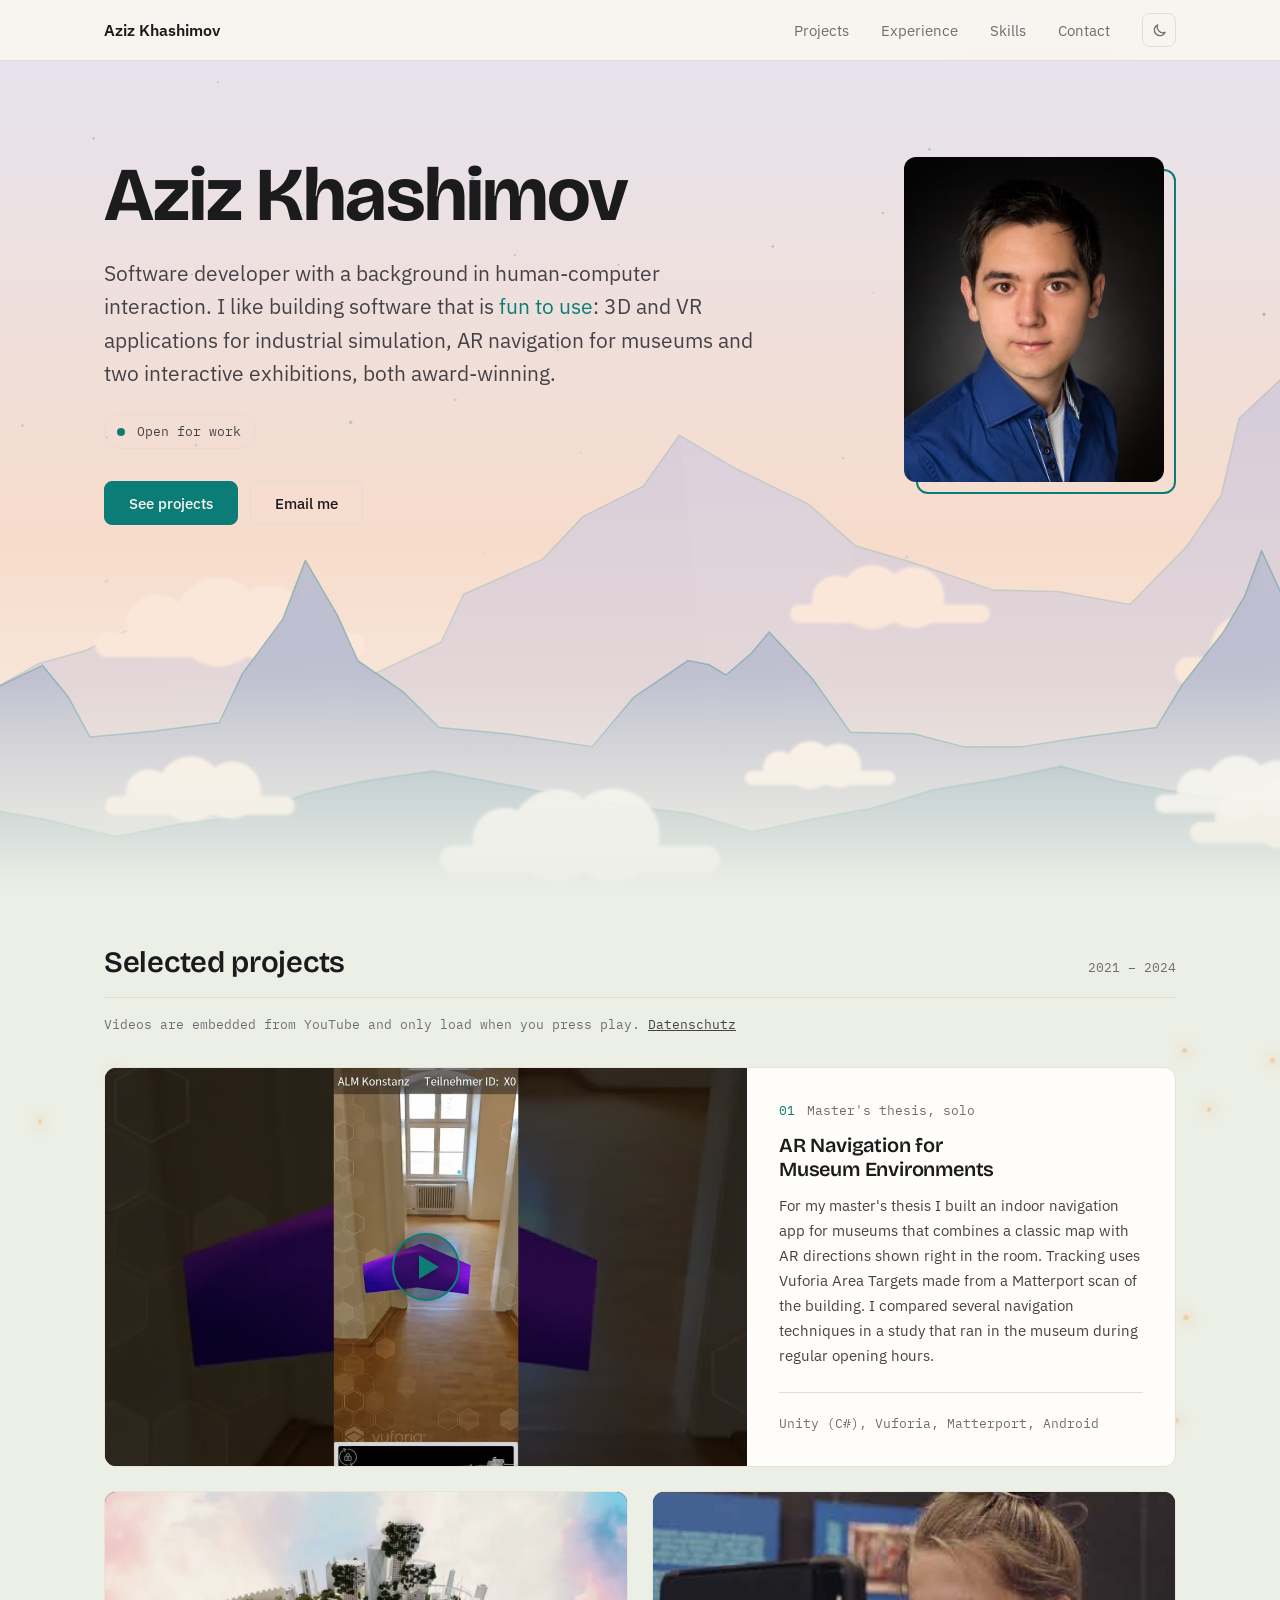
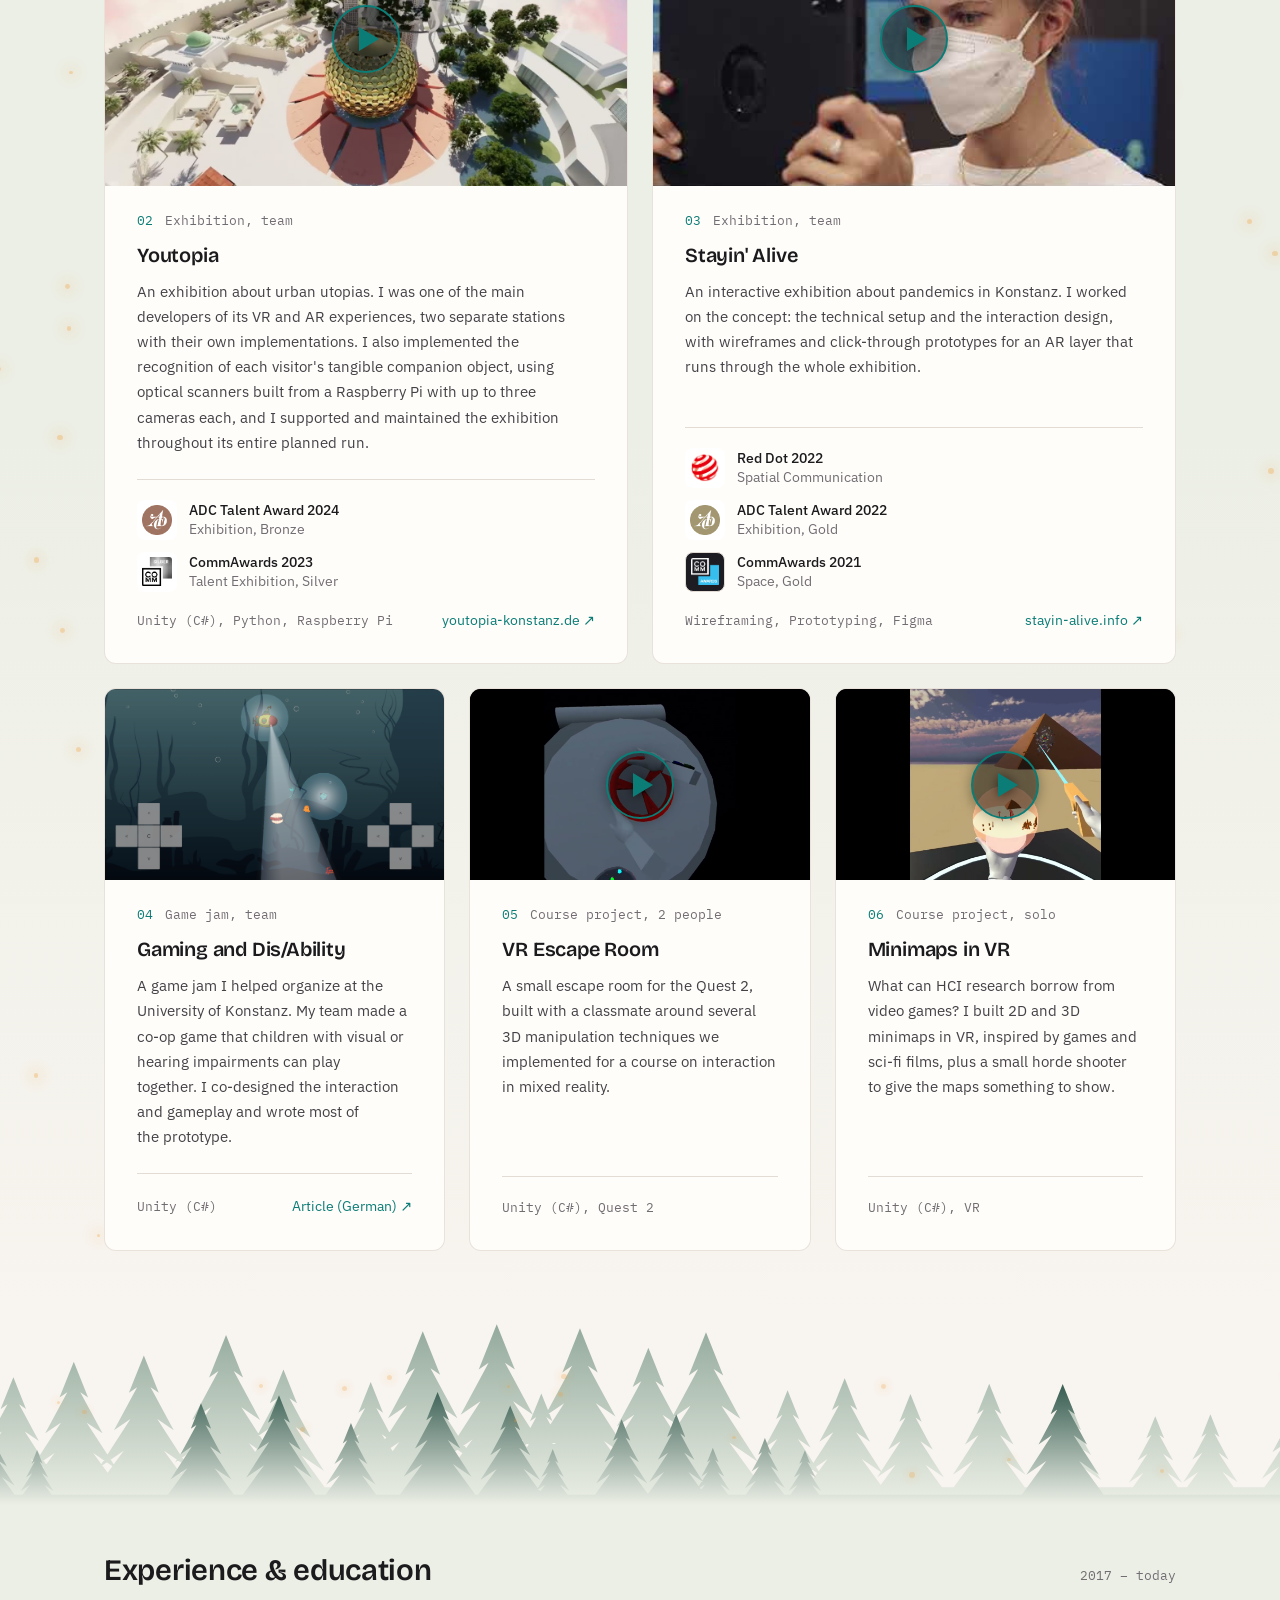
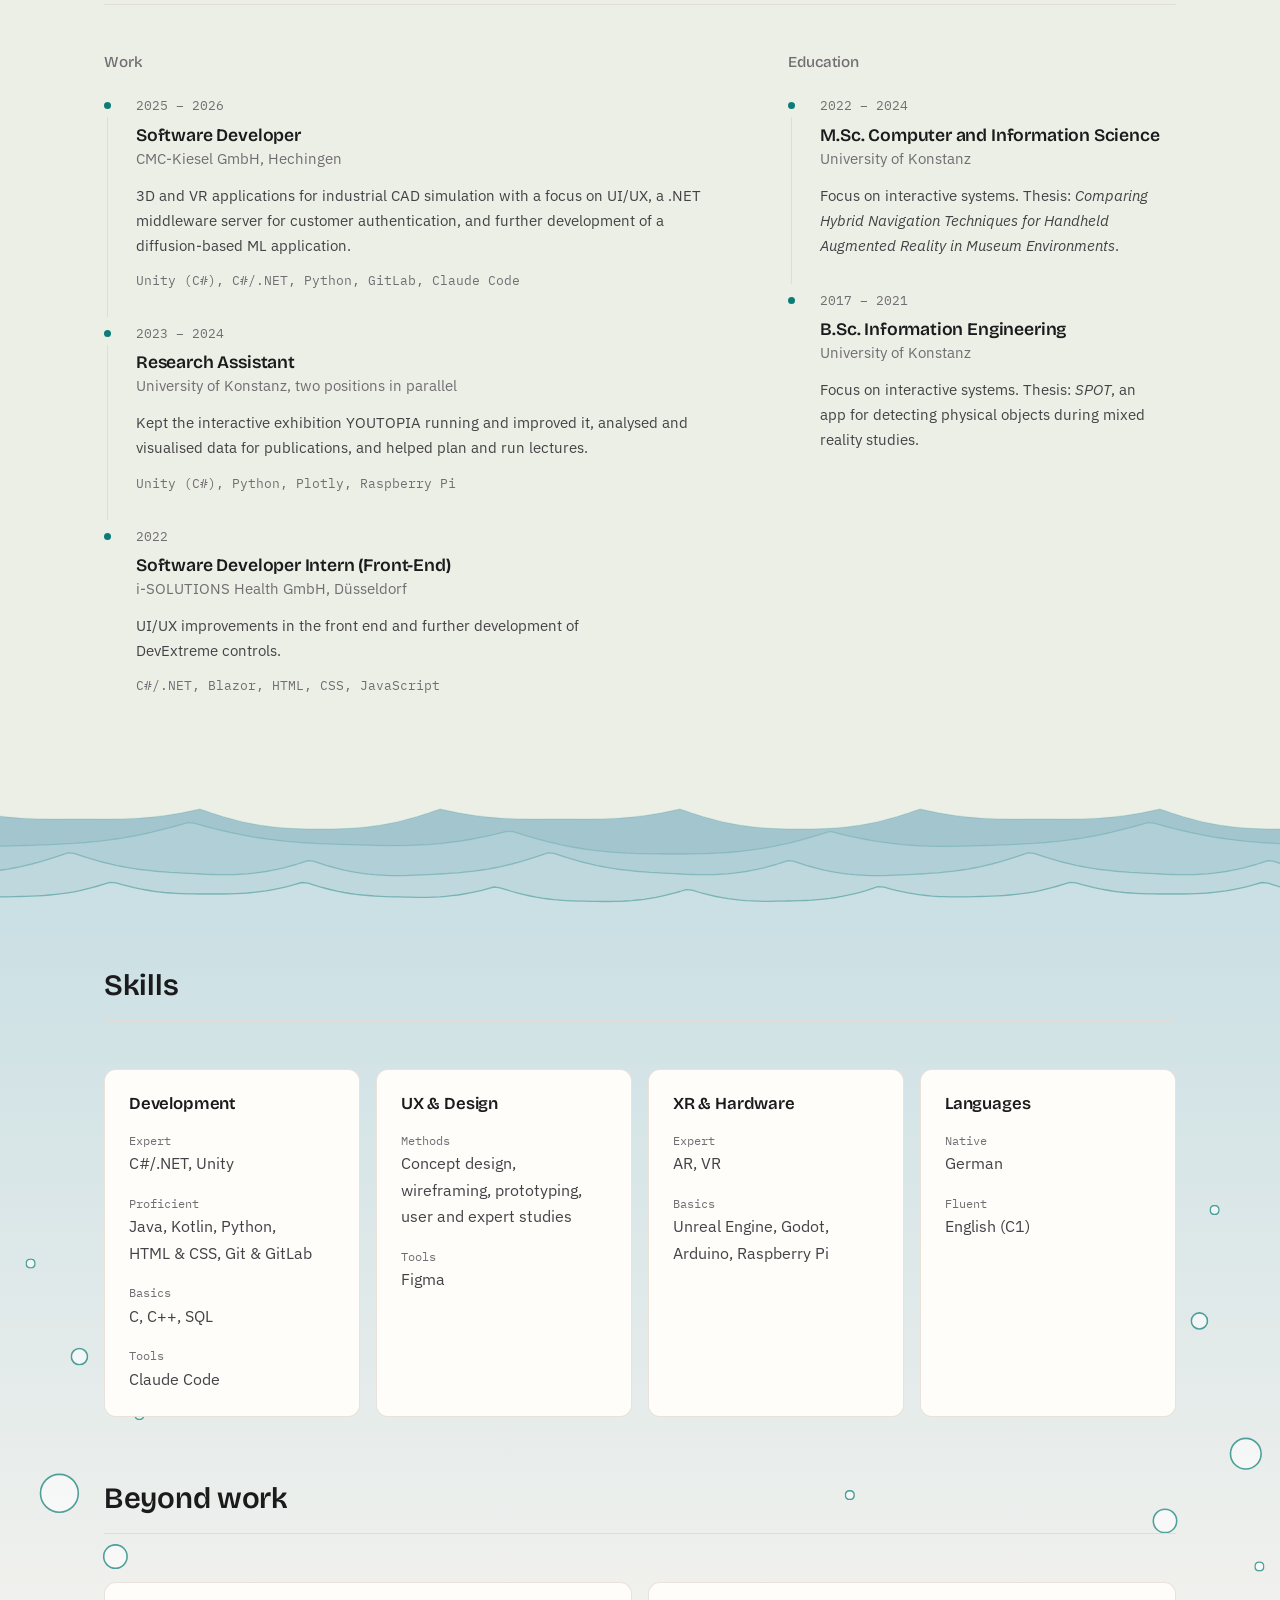
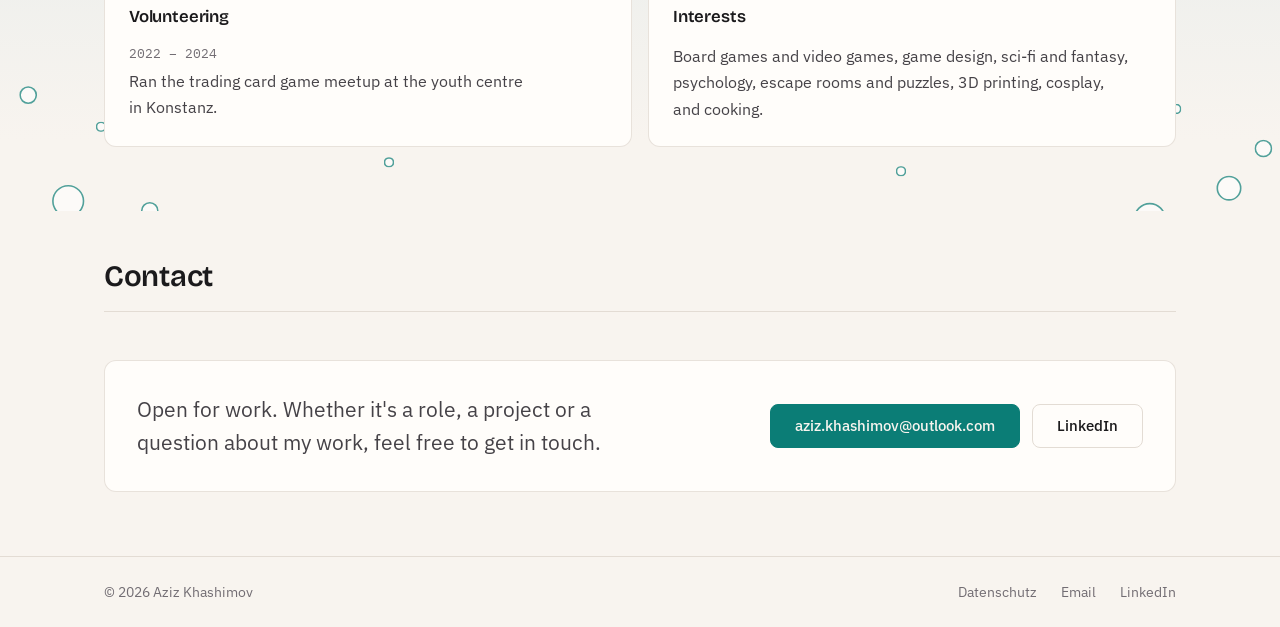
<file: index.html>
<!doctype html>
<html lang="en">
<head>
<meta charset="utf-8">
<meta name="viewport" content="width=device-width, initial-scale=1">
<title>Aziz Khashimov – Software Developer</title>
<meta name="description" content="Aziz Khashimov, software developer with a background in HCI: AR, VR and interactive exhibitions.">
<link rel="icon" type="image/png" href="img/icon.png">
<link rel="apple-touch-icon" href="img/apple-touch-icon.png">
<meta property="og:type" content="website">
<meta property="og:url" content="https://azizkhashimov.github.io/">
<meta property="og:title" content="Aziz Khashimov – Software Developer">
<meta property="og:description" content="Software developer with a background in HCI: AR, VR and interactive exhibitions.">
<meta property="og:image" content="https://azizkhashimov.github.io/img/og.png">
<meta property="og:image:width" content="1200">
<meta property="og:image:height" content="630">
<meta name="twitter:card" content="summary_large_image">
<script>try{var t=localStorage.theme}catch(e){}document.documentElement.dataset.theme=t||(matchMedia('(prefers-color-scheme:light)').matches?'light':'dark')</script>
<link rel="stylesheet" href="fonts.css">
<style>
:root{
  color-scheme:dark;
  --bg:#0e0e11; --surface:#151519; --text:#ececef; --text-2:#c6c6cc; --muted:#8f8f99; --line:#26262c;
  --accent:#5fc7be;
  --mono:"IBM Plex Mono",ui-monospace,monospace;
  --s1:4px; --s2:8px; --s3:12px; --s4:16px; --s5:24px; --s6:32px; --s7:48px; --s8:64px; --s9:96px;
  --radius:12px; --gutter:24px;
}
*{box-sizing:border-box;margin:0;padding:0}
html{scroll-padding-top:80px}
[tabindex="-1"]:focus{outline:none}
body{background:var(--bg);color:var(--text);font:16px/1.65 "IBM Plex Sans",system-ui,sans-serif;-webkit-font-smoothing:antialiased}
h1,h2,h3,h4{font-family:"Bricolage Grotesque","IBM Plex Sans",sans-serif;font-weight:600;line-height:1.2;letter-spacing:-.01em;text-wrap:balance}
p{text-wrap:pretty}
a{color:inherit}
img{display:block;max-width:100%}
ul,ol{list-style:none}
.wrap{max-width:1120px;margin:0 auto;padding:0 var(--gutter)}
@media (max-width:600px){:root{--gutter:16px}}
.mono{font-family:var(--mono);font-size:.8rem;color:var(--muted);letter-spacing:0}

/* nav */
nav{position:sticky;top:0;z-index:10;background:color-mix(in srgb,var(--bg) 85%,transparent);backdrop-filter:blur(12px);border-bottom:1px solid var(--line)}
nav .wrap{display:flex;justify-content:space-between;align-items:center;height:60px}
nav .brand{font-weight:600;text-decoration:none}
nav ul{display:flex;gap:var(--s6)}
nav ul a{position:relative;text-decoration:none;color:var(--muted);font-size:.92rem;transition:color .2s}
nav ul a:hover,nav ul a[aria-current]{color:var(--text)}
/* the section you are in (JS sets aria-current) gets an accent line that grows in underneath */
nav ul a::after{content:"";position:absolute;left:0;right:0;bottom:-7px;height:2px;border-radius:1px;background:var(--accent);scale:0 1;transition:scale .3s}
nav ul a[aria-current]::after{scale:1}
@media (max-width:600px){nav ul{gap:var(--s5)} nav ul li:nth-child(3){display:none}}
@media (max-width:480px){nav .brand .ln{display:none}}

/* hero */
/* full-width hero clips its ambient light sideways: anything wider than the screen makes mobile Chrome lay out the whole page wider */
/* min-height: viewport minus the 61px nav (60 + border) minus 3px, so the intro ends just above the screen bottom */
.hero{position:relative;overflow-x:clip;min-height:calc(100svh - 64px)}
.hero-grid{display:grid;grid-template-columns:minmax(0,1fr) auto;gap:var(--s8);align-items:start;padding-top:var(--s9);padding-bottom:var(--s8)}
.hero::before{content:"";position:absolute;z-index:-1;left:calc(50% + 40px);top:-80px;width:720px;height:720px;pointer-events:none;background:radial-gradient(circle,color-mix(in srgb,var(--accent) 13%,transparent),transparent 62%)}
.hero h1{font-size:clamp(2.8rem,6.5vw,4.75rem);font-weight:700;letter-spacing:-.015em;line-height:1}
.lead em{font-style:normal;color:var(--accent)}
.lead{font-size:clamp(1.1rem,1.8vw,1.3rem);line-height:1.6;color:var(--text-2);max-width:32em;margin-top:var(--s5)}
.status{display:inline-flex;align-items:center;gap:var(--s3);margin-top:var(--s5);padding:6px 14px 6px 12px;border:1px solid var(--line);border-radius:999px;color:var(--text-2)}
.status i{width:8px;height:8px;border-radius:50%;background:var(--accent);box-shadow:0 0 0 0 color-mix(in srgb,var(--accent) 60%,transparent);animation:ping 2.4s ease-out infinite}
@keyframes ping{70%,100%{box-shadow:0 0 0 7px transparent}}
.cta{display:flex;gap:var(--s3);flex-wrap:wrap;margin-top:var(--s6)}
.btn{display:inline-flex;align-items:center;height:44px;padding:0 var(--s5);border-radius:8px;text-decoration:none;font-weight:500;font-size:.95rem;border:1px solid var(--line);transition:border-color .15s,background .15s,box-shadow .25s,translate .25s}
.btn:hover{translate:0 -1px;border-color:color-mix(in srgb,var(--accent) 55%,var(--line));box-shadow:0 0 22px -4px color-mix(in srgb,var(--accent) 55%,transparent)}
.btn.primary{background:var(--accent);border-color:var(--accent);color:var(--bg)}
.btn.primary:hover{background:color-mix(in srgb,var(--accent) 85%,#fff)}
.portrait{position:relative;width:260px;margin:0 var(--s3) var(--s3) 0}
.portrait::before{content:"";position:absolute;inset:var(--s3) calc(-1 * var(--s3)) calc(-1 * var(--s3)) var(--s3);border:2px solid var(--accent);border-radius:var(--radius)}
.portrait img{position:relative;width:100%;height:auto;aspect-ratio:4/5;object-fit:cover;object-position:50% 25%;border-radius:var(--radius)}
@media (max-width:820px){
  .hero-grid{grid-template-columns:1fr;gap:var(--s6);padding-top:var(--s8)}
  .hero::before{left:calc(100% - 300px);top:-300px}
  .portrait{order:-1;width:140px}
}
/* parallax: JS eases --px/--py (-1..1) toward the pointer or device tilt. Text is the focal plane:
   the light behind drifts with the viewer, the portrait in front against it, its image more than its frame */
.hero::before{translate:calc(var(--px,0) * 48px) calc(var(--py,0) * 36px)}
.portrait::before{translate:calc(var(--px,0) * -8px) calc(var(--py,0) * -6px)}
.portrait img{translate:calc(var(--px,0) * -16px) calc(var(--py,0) * -12px)}
/* generic scene layers: --d = travel at full deflection (deeper layers travel further), --reach = how far the scene extends above its section */
.scene{position:absolute;inset:var(--reach,0px) 0 0;z-index:-1;pointer-events:none;overflow:clip}
.scene>*{position:absolute;translate:calc(var(--px,0) * var(--d,0px)) calc(var(--py,0) * var(--d,0px) * .75)}
/* sky (intro): stars, a massif in three depths with clouds between and in front of the ranges, one shooting star. Each layer
   overhangs the hero by its own travel --d, so no edge shows at full deflection */
.scene-sky>*{left:calc(-1 * var(--d));width:calc(100% + 2 * var(--d))}
.sky-stars{--d:64px;top:calc(-1 * var(--d));height:calc(75% + var(--d));fill:color-mix(in srgb,var(--accent) 55%,transparent);mask-image:linear-gradient(#000 40%,transparent)}
.sky-stars .tw{fill:var(--accent)}
.sky-stars .tw>*{opacity:.65}
@keyframes twinkle{from{opacity:.3}to{opacity:1}}
@media (prefers-reduced-motion:no-preference){.sky-stars .tw>*{animation:twinkle var(--t) ease-in-out var(--delay) infinite alternate}}
/* forest tint (projects): starts --band above the section, in the hero's haze, and holds the fireflies. The band shrinks on
   short screens so it stays below the intro buttons (the hero's bottom padding, --s8, is always free) */
.scene-forest{--band:clamp(var(--s8),100svh - 550px,220px);--reach:calc(-1 * var(--band))}
.scene-forest>*{--o:max(var(--d),-1 * var(--d));left:calc(-1 * var(--o));width:calc(100% + 2 * var(--o))}
/* fireflies: the layer only does the parallax, each dot drifts and glows on its own (reduced motion: still, softly lit) */
.forest-flies{--d:16px;top:calc(var(--band) + 40px);bottom:0}
.forest-flies i{position:absolute;left:var(--x);top:var(--y);width:var(--z);height:var(--z);border-radius:50%;background:color-mix(in srgb,var(--accent) 70%,#fff);
  box-shadow:0 0 14px 4px color-mix(in srgb,var(--accent) 50%,transparent);opacity:.6}
@media (prefers-reduced-motion:no-preference){.forest-flies i{animation:fly var(--t) ease-in-out var(--dl) infinite alternate,glow var(--g) ease-in-out var(--dl) infinite}}
@keyframes fly{to{translate:var(--dx) var(--dy)}}
@keyframes glow{0%,100%{opacity:.1}45%,55%{opacity:.95}}
@media (max-width:820px){.scene-forest{--band:clamp(var(--s8),100svh - 840px,220px)}}
/* sea (skills + beyond work): bubbles rising at the edges */
.scene-sea>*{left:0;top:0;width:100%;height:100%}
.sea-bubbles{--d:18px;fill:none;stroke:color-mix(in srgb,var(--accent) 22%,transparent)}
/* in the dark the bubbles are 20% smaller than their boxes (8-34px); the light theme draws them full size */
#sea-bubble circle{transform:scale(.8);transform-origin:5px 5px}
:root[data-theme=light] #sea-bubble circle{transform:none}
@keyframes rise{from{opacity:0}15%,60%{opacity:1}to{opacity:0;transform:translate(6px,-360px)}}
@media (prefers-reduced-motion:no-preference){.sea-bubbles use{animation:rise var(--t) linear var(--delay) infinite}}
/* the landscape, generated by docs/superpowers/mockups/calm.js (seeded, so it can be regenerated): the page is one descent from
   the night sky over the mountains through a forest to the water. Behind the content there is only a quiet tint per section;
   the pictures are the hero and three narrow dividers (.dv). Scroll depth is CSS scroll-driven animation, no scroll handler */
:root{--edge:color-mix(in srgb,var(--accent) 32%,transparent)}

/* hero: a massif in three depths. It may stand behind the intro (its fills are close to the page colour), the summit sits
   right of the middle, under the portrait. While the intro scrolls away, the mountains sink behind the clouds */
.scene-sky>.mt{bottom:calc(-1 * var(--d));height:calc(min(66%,48vw) + var(--d));overflow:visible}
.mt-far{--d:36px;--sink:200px}.mt-mid{--d:22px;--sink:120px}.mt-near{--d:10px;--sink:56px}
.mt .edge{fill:none;stroke:var(--edge);stroke-width:1.5;stroke-linejoin:round;vector-effect:non-scaling-stroke}
.mt-far .edge{stroke:color-mix(in srgb,var(--accent) 14%,transparent)}
.sky-stars{--sink:300px}
/* shooting star: one short streak a little up and left of the far range's left summit, once, when scrolling starts. It is
   drawn inside that range's svg, so it keeps its place next to the summit at every screen size */
.shoot{opacity:0;transform-box:fill-box;transform-origin:0 50%;filter:drop-shadow(0 0 4px var(--accent))}
/* phones: the mountains are small there, so the star is 2.3x the size and crosses the free sky above them, right of the middle */
@media (max-width:700px){.shoot-at{transform:translate(1640px,-215px) rotate(-23.96deg) scale(2.3)}}
.shoot.go{animation:shoot .85s cubic-bezier(.3,.6,.4,1) both}
@keyframes shoot{0%{translate:0 0;opacity:0;scale:.2 1}15%{opacity:1}55%{opacity:1;scale:1 1}100%{translate:-197px 0;opacity:0;scale:.5 1}}
@media (prefers-reduced-motion:no-preference){@supports (animation-timeline:scroll()){
  .scene-sky>*{animation:sink linear both;animation-timeline:scroll(root);animation-range:0 100vh}
  @keyframes sink{to{transform:translateY(var(--sink))}}}}

/* projects: under the cloud bank a quiet tint and the fireflies */
.scene-forest{background:linear-gradient(transparent,#0f1819 var(--band),#0f1819 60%,var(--bg))}
.scene-sky>.cl{bottom:0;height:170px;left:-1640px;width:calc(100% + 3280px);background:var(--w) 0 0/1600px 170px repeat-x}
/* clouds between the far and the middle range: they sink at a speed between the two (the wrapper), drifting inside it */
.scene-sky>.cw{bottom:calc(min(66%,48vw) * .34);height:170px;--d:30px;--sink:160px}
.cw>.cl{position:absolute;bottom:0;height:170px;left:-1640px;width:calc(100% + 3280px);background:var(--w) 0 0/1600px 170px repeat-x}
.cl-deep{--w:url("data:image/svg+xml,%3Csvg%20xmlns%3D'http%3A%2F%2Fwww.w3.org%2F2000%2Fsvg'%20viewBox%3D'0%200%201600%20170'%3E%3Cfilter%20id%3D'b'%3E%3CfeGaussianBlur%20stdDeviation%3D'1.6'%2F%3E%3C%2Ffilter%3E%3Cg%20fill%3D'%2323282f'%20filter%3D'url(%23b)'%3E%3Crect%20x%3D'165.0'%20y%3D'93.5'%20width%3D'270'%20height%3D'24.5'%20rx%3D'12.2'%2F%3E%3Ccircle%20cx%3D'227.1'%20cy%3D'87.0'%20r%3D'31.3'%2F%3E%3Ccircle%20cx%3D'288.7'%20cy%3D'83.1'%20r%3D'44.4'%2F%3E%3Ccircle%20cx%3D'339.2'%20cy%3D'84.9'%20r%3D'38.5'%2F%3E%3Crect%20x%3D'860.0'%20y%3D'65.6'%20width%3D'200'%20height%3D'18.4'%20rx%3D'9.2'%2F%3E%3Ccircle%20cx%3D'906.0'%20cy%3D'60.6'%20r%3D'24.0'%2F%3E%3Ccircle%20cx%3D'942.0'%20cy%3D'58.2'%20r%3D'32.1'%2F%3E%3Ccircle%20cx%3D'983.9'%20cy%3D'58.6'%20r%3D'30.6'%2F%3E%3Crect%20x%3D'1245.0'%20y%3D'118.1'%20width%3D'310'%20height%3D'27.9'%20rx%3D'13.9'%2F%3E%3Ccircle%20cx%3D'1316.3'%20cy%3D'110.6'%20r%3D'35.9'%2F%3E%3Ccircle%20cx%3D'1384.4'%20cy%3D'108.3'%20r%3D'43.7'%2F%3E%3Ccircle%20cx%3D'1441.4'%20cy%3D'109.4'%20r%3D'40.1'%2F%3E%3C%2Fg%3E%3C%2Fsvg%3E")}
.cl-back{--w:url("data:image/svg+xml,%3Csvg%20xmlns%3D'http%3A%2F%2Fwww.w3.org%2F2000%2Fsvg'%20viewBox%3D'0%200%201600%20170'%3E%3Cfilter%20id%3D'b'%3E%3CfeGaussianBlur%20stdDeviation%3D'1.6'%2F%3E%3C%2Ffilter%3E%3Cg%20fill%3D'%23253137'%20filter%3D'url(%23b)'%3E%3Crect%20x%3D'145.0'%20y%3D'69.6'%20width%3D'190'%20height%3D'18.4'%20rx%3D'9.2'%2F%3E%3Ccircle%20cx%3D'188.7'%20cy%3D'65.0'%20r%3D'22.7'%2F%3E%3Ccircle%20cx%3D'230.3'%20cy%3D'62.1'%20r%3D'32.5'%2F%3E%3Ccircle%20cx%3D'272.3'%20cy%3D'63.2'%20r%3D'28.6'%2F%3E%3Crect%20x%3D'785.0'%20y%3D'43.7'%20width%3D'150'%20height%3D'14.3'%20rx%3D'7.1'%2F%3E%3Ccircle%20cx%3D'819.5'%20cy%3D'40.5'%20r%3D'16.3'%2F%3E%3Ccircle%20cx%3D'850.1'%20cy%3D'38.2'%20r%3D'23.9'%2F%3E%3Ccircle%20cx%3D'879.0'%20cy%3D'38.7'%20r%3D'22.3'%2F%3E%3Crect%20x%3D'1230.0'%20y%3D'94.9'%20width%3D'220'%20height%3D'21.1'%20rx%3D'10.5'%2F%3E%3Ccircle%20cx%3D'1280.6'%20cy%3D'89.7'%20r%3D'25.7'%2F%3E%3Ccircle%20cx%3D'1323.1'%20cy%3D'86.9'%20r%3D'35.1'%2F%3E%3Ccircle%20cx%3D'1363.7'%20cy%3D'86.9'%20r%3D'35.0'%2F%3E%3C%2Fg%3E%3C%2Fsvg%3E");--d:26px}
.cl-front{--w:url("data:image/svg+xml,%3Csvg%20xmlns%3D'http%3A%2F%2Fwww.w3.org%2F2000%2Fsvg'%20viewBox%3D'0%200%201600%20170'%3E%3Cfilter%20id%3D'b'%3E%3CfeGaussianBlur%20stdDeviation%3D'1.6'%2F%3E%3C%2Ffilter%3E%3Cg%20fill%3D'%232e3d43'%20filter%3D'url(%23b)'%3E%3Crect%20x%3D'480.0'%20y%3D'118.8'%20width%3D'280'%20height%3D'27.2'%20rx%3D'13.6'%2F%3E%3Ccircle%20cx%3D'544.4'%20cy%3D'112.5'%20r%3D'31.7'%2F%3E%3Ccircle%20cx%3D'596.3'%20cy%3D'108.2'%20r%3D'45.8'%2F%3E%3Ccircle%20cx%3D'653.1'%20cy%3D'108.1'%20r%3D'46.5'%2F%3E%3Crect%20x%3D'1195.0'%20y%3D'67.6'%20width%3D'190'%20height%3D'18.4'%20rx%3D'9.2'%2F%3E%3Ccircle%20cx%3D'1238.7'%20cy%3D'63.4'%20r%3D'21.5'%2F%3E%3Ccircle%20cx%3D'1277.8'%20cy%3D'60.3'%20r%3D'31.6'%2F%3E%3Ccircle%20cx%3D'1317.4'%20cy%3D'61.4'%20r%3D'28.1'%2F%3E%3C%2Fg%3E%3C%2Fsvg%3E");--d:10px;opacity:.88}

/* experience: earth, nothing else */
.scene-ground{background:#0f1819}

/* skills: water that gets deeper towards Contact, only the rising bubbles */
.scene-sea{background:linear-gradient(#0b1a22,var(--bg) 92%)}

/* dividers: one narrow strip between two sections, on the upper section's tint, its front shape ends in the lower one's */
.dv{position:relative;height:190px;overflow:clip;pointer-events:none}
.dv>*{position:absolute;left:-40px;width:calc(100% + 80px);bottom:0;height:100%;translate:calc(var(--px,0) * var(--d,0px)) 0}
/* the forest strip clips only sideways, so the fireflies' halos are not cut off at its top and bottom */
.dv-forest{background:var(--bg);overflow:visible;overflow-x:clip}
.dv-forest>.back{--d:22px;--rise:30px}
.dv-forest>.front{--d:8px}
.dv-forest>.forest-flies{top:auto;--d:14px;opacity:.15;transition:opacity 1.2s}
.dv-forest.lit>.forest-flies{opacity:1}
/* lighting up only changes opacity and scale, which the compositor does alone: the wide halo is a second, ready-made shadow
   that fades in (a mask on the layer and an animated box-shadow made phones flicker) */
.dv-forest>.forest-flies i{box-shadow:0 0 8px 2px color-mix(in srgb,var(--accent) 50%,transparent);transition:scale 1.2s}
.dv-forest>.forest-flies i::after{content:"";position:absolute;inset:0;border-radius:50%;opacity:0;transition:opacity 1.2s;
  box-shadow:0 0 8px 2.5px color-mix(in srgb,var(--accent) 75%,transparent),0 0 21px 7px color-mix(in srgb,var(--accent) 26%,transparent)}
.dv-forest.lit>.forest-flies i::after{opacity:1}
/* lit: every dot twice the size with a wide halo, and it no longer fades out between its pulses */
.dv-forest.lit>.forest-flies i{scale:2;opacity:.8}
@media (prefers-reduced-motion:no-preference){.dv-forest.lit>.forest-flies i{animation:fly var(--t) ease-in-out var(--dl) infinite alternate,glow-lit var(--g) ease-in-out var(--dl) infinite}}
@keyframes glow-lit{0%,100%{opacity:.5}45%,55%{opacity:1}}
.dv-water{--air:100px;--sea:160px;height:calc(var(--sea) + var(--air));margin-top:calc(-1 * var(--air));background:linear-gradient(transparent var(--air),#0f1819 var(--air))}
.dv-water>i{left:-1000px;width:calc(100% + 2000px);bottom:-8px;height:var(--sea);background:var(--w) 0 0/960px 100% repeat-x;translate:none;--to:960px}
.dv-water>.fish{left:var(--x);width:38px;height:17px;top:calc(var(--air) + var(--sea) * .8);bottom:auto;translate:none;opacity:0;--up:-128px}
.dv-water>.fish>svg{display:block;width:100%;height:100%;fill:#2b5964;overflow:visible}
.dv-water>.f1{--x:27%;--t:11s;--dl:-2s;--dx:-110px}
.dv-water>.f2{--x:66%;--t:17s;--dl:-7s;--dx:-140px;--up:-146px;scale:-1 1}
.dv-water>.f3{--x:84%;--t:23s;--dl:-4s;--dx:-90px;--up:-104px;width:30px;height:13px}
.dv-water>i:nth-of-type(1){--w:url("data:image/svg+xml,%3Csvg%20xmlns%3D'http%3A%2F%2Fwww.w3.org%2F2000%2Fsvg'%20viewBox%3D'0%200%20960%20160'%20preserveAspectRatio%3D'none'%3E%3Cpath%20d%3D'M0%2041.0L6%2042.3L12%2043.6L18%2044.8L24%2045.8L30%2046.8L36%2047.7L42%2048.4L48%2049.1L54%2049.6L60%2050.1L66%2050.4L72%2050.7L78%2050.9L84%2051.0L90%2051.1L96%2051.1L102%2051.1L108%2051.0L114%2051.0L120%2051.0L126%2051.0L132%2051.0L138%2051.1L144%2051.1L150%2051.1L156%2051.0L162%2050.9L168%2050.7L174%2050.4L180%2050.1L186%2049.6L192%2049.1L198%2048.4L204%2047.7L210%2046.8L216%2045.8L222%2044.8L228%2043.6L234%2042.3L240%2041.0L246%2043.1L252%2045.2L258%2047.1L264%2048.9L270%2050.6L276%2052.2L282%2053.7L288%2055.0L294%2056.1L300%2057.2L306%2058.0L312%2058.8L318%2059.4L324%2059.9L330%2060.3L336%2060.6L342%2060.8L348%2060.9L354%2061.0L360%2061.0L366%2061.0L372%2060.9L378%2060.8L384%2060.6L390%2060.3L396%2059.9L402%2059.4L408%2058.8L414%2058.0L420%2057.2L426%2056.1L432%2055.0L438%2053.7L444%2052.2L450%2050.6L456%2048.9L462%2047.1L468%2045.2L474%2043.1L480%2041.0L486%2042.3L492%2043.6L498%2044.8L504%2045.8L510%2046.8L516%2047.7L522%2048.4L528%2049.1L534%2049.6L540%2050.1L546%2050.4L552%2050.7L558%2050.9L564%2051.0L570%2051.1L576%2051.1L582%2051.1L588%2051.0L594%2051.0L600%2051.0L606%2051.0L612%2051.0L618%2051.1L624%2051.1L630%2051.1L636%2051.0L642%2050.9L648%2050.7L654%2050.4L660%2050.1L666%2049.6L672%2049.1L678%2048.4L684%2047.7L690%2046.8L696%2045.8L702%2044.8L708%2043.6L714%2042.3L720%2041.0L726%2043.1L732%2045.2L738%2047.1L744%2048.9L750%2050.6L756%2052.2L762%2053.7L768%2055.0L774%2056.1L780%2057.2L786%2058.0L792%2058.8L798%2059.4L804%2059.9L810%2060.3L816%2060.6L822%2060.8L828%2060.9L834%2061.0L840%2061.0L846%2061.0L852%2060.9L858%2060.8L864%2060.6L870%2060.3L876%2059.9L882%2059.4L888%2058.8L894%2058.0L900%2057.2L906%2056.1L912%2055.0L918%2053.7L924%2052.2L930%2050.6L936%2048.9L942%2047.1L948%2045.2L954%2043.1L960%2041.0V160H0Z'%20fill%3D'%2312272f'%2F%3E%3Cpath%20d%3D'M0%2041.0L6%2042.3L12%2043.6L18%2044.8L24%2045.8L30%2046.8L36%2047.7L42%2048.4L48%2049.1L54%2049.6L60%2050.1L66%2050.4L72%2050.7L78%2050.9L84%2051.0L90%2051.1L96%2051.1L102%2051.1L108%2051.0L114%2051.0L120%2051.0L126%2051.0L132%2051.0L138%2051.1L144%2051.1L150%2051.1L156%2051.0L162%2050.9L168%2050.7L174%2050.4L180%2050.1L186%2049.6L192%2049.1L198%2048.4L204%2047.7L210%2046.8L216%2045.8L222%2044.8L228%2043.6L234%2042.3L240%2041.0L246%2043.1L252%2045.2L258%2047.1L264%2048.9L270%2050.6L276%2052.2L282%2053.7L288%2055.0L294%2056.1L300%2057.2L306%2058.0L312%2058.8L318%2059.4L324%2059.9L330%2060.3L336%2060.6L342%2060.8L348%2060.9L354%2061.0L360%2061.0L366%2061.0L372%2060.9L378%2060.8L384%2060.6L390%2060.3L396%2059.9L402%2059.4L408%2058.8L414%2058.0L420%2057.2L426%2056.1L432%2055.0L438%2053.7L444%2052.2L450%2050.6L456%2048.9L462%2047.1L468%2045.2L474%2043.1L480%2041.0L486%2042.3L492%2043.6L498%2044.8L504%2045.8L510%2046.8L516%2047.7L522%2048.4L528%2049.1L534%2049.6L540%2050.1L546%2050.4L552%2050.7L558%2050.9L564%2051.0L570%2051.1L576%2051.1L582%2051.1L588%2051.0L594%2051.0L600%2051.0L606%2051.0L612%2051.0L618%2051.1L624%2051.1L630%2051.1L636%2051.0L642%2050.9L648%2050.7L654%2050.4L660%2050.1L666%2049.6L672%2049.1L678%2048.4L684%2047.7L690%2046.8L696%2045.8L702%2044.8L708%2043.6L714%2042.3L720%2041.0L726%2043.1L732%2045.2L738%2047.1L744%2048.9L750%2050.6L756%2052.2L762%2053.7L768%2055.0L774%2056.1L780%2057.2L786%2058.0L792%2058.8L798%2059.4L804%2059.9L810%2060.3L816%2060.6L822%2060.8L828%2060.9L834%2061.0L840%2061.0L846%2061.0L852%2060.9L858%2060.8L864%2060.6L870%2060.3L876%2059.9L882%2059.4L888%2058.8L894%2058.0L900%2057.2L906%2056.1L912%2055.0L918%2053.7L924%2052.2L930%2050.6L936%2048.9L942%2047.1L948%2045.2L954%2043.1L960%2041.0'%20fill%3D'none'%20stroke%3D'rgba(95%2C199%2C190%2C0.13)'%20stroke-width%3D'1.3'%20stroke-linejoin%3D'round'%2F%3E%3C%2Fsvg%3E")}
.dv-water>i:nth-of-type(2){--w:url("data:image/svg+xml,%3Csvg%20xmlns%3D'http%3A%2F%2Fwww.w3.org%2F2000%2Fsvg'%20viewBox%3D'0%200%20960%20160'%20preserveAspectRatio%3D'none'%3E%3Cpath%20d%3D'M0%2077.8L6%2078.1L12%2078.3L18%2078.4L24%2078.4L30%2078.4L36%2078.3L42%2078.2L48%2078.1L54%2077.9L60%2077.7L66%2077.5L72%2077.3L78%2077.1L84%2076.8L90%2076.6L96%2076.4L102%2076.1L108%2075.7L114%2075.4L120%2074.9L126%2074.5L132%2073.9L138%2073.3L144%2072.6L150%2071.8L156%2071.0L162%2070.1L168%2069.0L174%2068.0L180%2066.8L186%2065.5L192%2064.2L198%2062.7L204%2061.2L210%2059.7L216%2058.0L222%2056.3L228%2054.6L234%2055.2L240%2056.9L246%2058.5L252%2060.1L258%2061.6L264%2063.0L270%2064.4L276%2065.7L282%2066.9L288%2068.0L294%2069.1L300%2070.0L306%2070.9L312%2071.7L318%2072.4L324%2073.1L330%2073.6L336%2074.1L342%2074.6L348%2075.0L354%2075.3L360%2075.6L366%2075.8L372%2076.1L378%2076.3L384%2076.5L390%2076.7L396%2076.9L402%2077.1L408%2077.2L414%2077.4L420%2077.5L426%2077.6L432%2077.7L438%2077.7L444%2077.6L450%2077.4L456%2077.2L462%2076.9L468%2076.6L474%2076.1L480%2075.6L486%2074.9L492%2074.2L498%2073.4L504%2072.5L510%2071.5L516%2070.4L522%2069.2L528%2067.9L534%2066.6L540%2065.2L546%2063.7L552%2063.3L558%2065.2L564%2067.1L570%2068.9L576%2070.6L582%2072.2L588%2073.8L594%2075.2L600%2076.6L606%2077.8L612%2079.0L618%2080.0L624%2081.0L630%2081.8L636%2082.6L642%2083.2L648%2083.8L654%2084.3L660%2084.7L666%2085.1L672%2085.3L678%2085.6L684%2085.7L690%2085.8L696%2085.9L702%2086.0L708%2086.0L714%2086.0L720%2086.0L726%2086.0L732%2085.9L738%2085.8L744%2085.7L750%2085.5L756%2085.2L762%2084.9L768%2084.5L774%2084.0L780%2083.4L786%2082.7L792%2081.9L798%2081.1L804%2080.1L810%2079.1L816%2077.9L822%2076.6L828%2075.3L834%2073.8L840%2072.3L846%2070.6L852%2068.9L858%2067.1L864%2065.3L870%2063.3L876%2064.9L882%2066.4L888%2067.8L894%2069.1L900%2070.3L906%2071.5L912%2072.6L918%2073.6L924%2074.4L930%2075.2L936%2075.9L942%2076.6L948%2077.1L954%2077.5L960%2077.8V160H0Z'%20fill%3D'%230f232c'%2F%3E%3Cpath%20d%3D'M0%2077.8L6%2078.1L12%2078.3L18%2078.4L24%2078.4L30%2078.4L36%2078.3L42%2078.2L48%2078.1L54%2077.9L60%2077.7L66%2077.5L72%2077.3L78%2077.1L84%2076.8L90%2076.6L96%2076.4L102%2076.1L108%2075.7L114%2075.4L120%2074.9L126%2074.5L132%2073.9L138%2073.3L144%2072.6L150%2071.8L156%2071.0L162%2070.1L168%2069.0L174%2068.0L180%2066.8L186%2065.5L192%2064.2L198%2062.7L204%2061.2L210%2059.7L216%2058.0L222%2056.3L228%2054.6L234%2055.2L240%2056.9L246%2058.5L252%2060.1L258%2061.6L264%2063.0L270%2064.4L276%2065.7L282%2066.9L288%2068.0L294%2069.1L300%2070.0L306%2070.9L312%2071.7L318%2072.4L324%2073.1L330%2073.6L336%2074.1L342%2074.6L348%2075.0L354%2075.3L360%2075.6L366%2075.8L372%2076.1L378%2076.3L384%2076.5L390%2076.7L396%2076.9L402%2077.1L408%2077.2L414%2077.4L420%2077.5L426%2077.6L432%2077.7L438%2077.7L444%2077.6L450%2077.4L456%2077.2L462%2076.9L468%2076.6L474%2076.1L480%2075.6L486%2074.9L492%2074.2L498%2073.4L504%2072.5L510%2071.5L516%2070.4L522%2069.2L528%2067.9L534%2066.6L540%2065.2L546%2063.7L552%2063.3L558%2065.2L564%2067.1L570%2068.9L576%2070.6L582%2072.2L588%2073.8L594%2075.2L600%2076.6L606%2077.8L612%2079.0L618%2080.0L624%2081.0L630%2081.8L636%2082.6L642%2083.2L648%2083.8L654%2084.3L660%2084.7L666%2085.1L672%2085.3L678%2085.6L684%2085.7L690%2085.8L696%2085.9L702%2086.0L708%2086.0L714%2086.0L720%2086.0L726%2086.0L732%2085.9L738%2085.8L744%2085.7L750%2085.5L756%2085.2L762%2084.9L768%2084.5L774%2084.0L780%2083.4L786%2082.7L792%2081.9L798%2081.1L804%2080.1L810%2079.1L816%2077.9L822%2076.6L828%2075.3L834%2073.8L840%2072.3L846%2070.6L852%2068.9L858%2067.1L864%2065.3L870%2063.3L876%2064.9L882%2066.4L888%2067.8L894%2069.1L900%2070.3L906%2071.5L912%2072.6L918%2073.6L924%2074.4L930%2075.2L936%2075.9L942%2076.6L948%2077.1L954%2077.5L960%2077.8'%20fill%3D'none'%20stroke%3D'rgba(95%2C199%2C190%2C0.2)'%20stroke-width%3D'1.3'%20stroke-linejoin%3D'round'%2F%3E%3C%2Fsvg%3E")}
.dv-water>i:nth-of-type(3){--w:url("data:image/svg+xml,%3Csvg%20xmlns%3D'http%3A%2F%2Fwww.w3.org%2F2000%2Fsvg'%20viewBox%3D'0%200%20960%20160'%20preserveAspectRatio%3D'none'%3E%3Cpath%20d%3D'M0%20106.0L6%20105.6L12%20105.2L18%20104.8L24%20104.2L30%20103.6L36%20102.9L42%20102.0L48%20101.1L54%20100.0L60%2098.8L66%2097.4L72%2096.0L78%2094.4L84%2092.6L90%2090.8L96%2088.9L102%2086.9L108%2084.8L114%2085.4L120%2087.4L126%2089.3L132%2091.1L138%2092.9L144%2094.5L150%2095.9L156%2097.3L162%2098.5L168%2099.6L174%20100.6L180%20101.5L186%20102.2L192%20102.9L198%20103.5L204%20103.9L210%20104.4L216%20104.7L222%20105.1L228%20105.4L234%20105.7L240%20106.0L246%20106.3L252%20106.5L258%20106.6L264%20106.7L270%20106.6L276%20106.5L282%20106.2L288%20105.8L294%20105.2L300%20104.4L306%20103.5L312%20102.4L318%20101.2L324%2099.8L330%2098.2L336%2096.5L342%2094.6L348%2092.7L354%2093.4L360%2095.4L366%2097.3L372%2099.0L378%20100.6L384%20102.1L390%20103.3L396%20104.4L402%20105.3L408%20106.1L414%20106.7L420%20107.1L426%20107.4L432%20107.6L438%20107.6L444%20107.6L450%20107.4L456%20107.2L462%20106.9L468%20106.6L474%20106.3L480%20106.0L486%20105.6L492%20105.2L498%20104.8L504%20104.2L510%20103.6L516%20102.9L522%20102.0L528%20101.1L534%20100.0L540%2098.8L546%2097.4L552%2096.0L558%2094.4L564%2092.6L570%2090.8L576%2088.9L582%2086.9L588%2084.8L594%2085.4L600%2087.4L606%2089.3L612%2091.1L618%2092.9L624%2094.5L630%2095.9L636%2097.3L642%2098.5L648%2099.6L654%20100.6L660%20101.5L666%20102.2L672%20102.9L678%20103.5L684%20103.9L690%20104.4L696%20104.7L702%20105.1L708%20105.4L714%20105.7L720%20106.0L726%20106.3L732%20106.5L738%20106.6L744%20106.7L750%20106.6L756%20106.5L762%20106.2L768%20105.8L774%20105.2L780%20104.4L786%20103.5L792%20102.4L798%20101.2L804%2099.8L810%2098.2L816%2096.5L822%2094.6L828%2092.7L834%2093.4L840%2095.4L846%2097.3L852%2099.0L858%20100.6L864%20102.1L870%20103.3L876%20104.4L882%20105.3L888%20106.1L894%20106.7L900%20107.1L906%20107.4L912%20107.6L918%20107.6L924%20107.6L930%20107.4L936%20107.2L942%20106.9L948%20106.6L954%20106.3L960%20106.0V160H0Z'%20fill%3D'%230d1e27'%2F%3E%3Cpath%20d%3D'M0%20106.0L6%20105.6L12%20105.2L18%20104.8L24%20104.2L30%20103.6L36%20102.9L42%20102.0L48%20101.1L54%20100.0L60%2098.8L66%2097.4L72%2096.0L78%2094.4L84%2092.6L90%2090.8L96%2088.9L102%2086.9L108%2084.8L114%2085.4L120%2087.4L126%2089.3L132%2091.1L138%2092.9L144%2094.5L150%2095.9L156%2097.3L162%2098.5L168%2099.6L174%20100.6L180%20101.5L186%20102.2L192%20102.9L198%20103.5L204%20103.9L210%20104.4L216%20104.7L222%20105.1L228%20105.4L234%20105.7L240%20106.0L246%20106.3L252%20106.5L258%20106.6L264%20106.7L270%20106.6L276%20106.5L282%20106.2L288%20105.8L294%20105.2L300%20104.4L306%20103.5L312%20102.4L318%20101.2L324%2099.8L330%2098.2L336%2096.5L342%2094.6L348%2092.7L354%2093.4L360%2095.4L366%2097.3L372%2099.0L378%20100.6L384%20102.1L390%20103.3L396%20104.4L402%20105.3L408%20106.1L414%20106.7L420%20107.1L426%20107.4L432%20107.6L438%20107.6L444%20107.6L450%20107.4L456%20107.2L462%20106.9L468%20106.6L474%20106.3L480%20106.0L486%20105.6L492%20105.2L498%20104.8L504%20104.2L510%20103.6L516%20102.9L522%20102.0L528%20101.1L534%20100.0L540%2098.8L546%2097.4L552%2096.0L558%2094.4L564%2092.6L570%2090.8L576%2088.9L582%2086.9L588%2084.8L594%2085.4L600%2087.4L606%2089.3L612%2091.1L618%2092.9L624%2094.5L630%2095.9L636%2097.3L642%2098.5L648%2099.6L654%20100.6L660%20101.5L666%20102.2L672%20102.9L678%20103.5L684%20103.9L690%20104.4L696%20104.7L702%20105.1L708%20105.4L714%20105.7L720%20106.0L726%20106.3L732%20106.5L738%20106.6L744%20106.7L750%20106.6L756%20106.5L762%20106.2L768%20105.8L774%20105.2L780%20104.4L786%20103.5L792%20102.4L798%20101.2L804%2099.8L810%2098.2L816%2096.5L822%2094.6L828%2092.7L834%2093.4L840%2095.4L846%2097.3L852%2099.0L858%20100.6L864%20102.1L870%20103.3L876%20104.4L882%20105.3L888%20106.1L894%20106.7L900%20107.1L906%20107.4L912%20107.6L918%20107.6L924%20107.6L930%20107.4L936%20107.2L942%20106.9L948%20106.6L954%20106.3L960%20106.0'%20fill%3D'none'%20stroke%3D'rgba(95%2C199%2C190%2C0.3)'%20stroke-width%3D'1.3'%20stroke-linejoin%3D'round'%2F%3E%3C%2Fsvg%3E")}
.dv-water>i:nth-of-type(4){--w:url("data:image/svg+xml,%3Csvg%20xmlns%3D'http%3A%2F%2Fwww.w3.org%2F2000%2Fsvg'%20viewBox%3D'0%200%20960%20160'%20preserveAspectRatio%3D'none'%3E%3Cpath%20d%3D'M0%20126.8L6%20127.5L12%20128.1L18%20128.5L24%20128.7L30%20128.9L36%20128.9L42%20128.9L48%20128.8L54%20128.6L60%20128.5L66%20128.3L72%20128.1L78%20127.8L84%20127.5L90%20127.0L96%20126.4L102%20125.7L108%20124.8L114%20123.8L120%20122.6L126%20121.2L132%20119.7L138%20118.0L144%20116.2L150%20114.3L156%20114.8L162%20116.6L168%20118.1L174%20119.6L180%20120.9L186%20122.0L192%20123.0L198%20123.8L204%20124.5L210%20125.0L216%20125.4L222%20125.7L228%20125.9L234%20125.9L240%20126.0L246%20126.0L252%20126.0L258%20126.0L264%20126.0L270%20125.9L276%20125.7L282%20125.4L288%20125.0L294%20124.4L300%20123.7L306%20122.9L312%20121.8L318%20120.7L324%20119.3L330%20117.8L336%20116.2L342%20114.5L348%20115.2L354%20117.1L360%20118.9L366%20120.5L372%20122.0L378%20123.3L384%20124.5L390%20125.5L396%20126.3L402%20127.0L408%20127.5L414%20128.0L420%20128.3L426%20128.6L432%20128.8L438%20128.9L444%20129.1L450%20129.2L456%20129.3L462%20129.3L468%20129.3L474%20129.1L480%20128.8L486%20128.3L492%20127.7L498%20127.0L504%20126.0L510%20124.9L516%20123.7L522%20122.3L528%20120.7L534%20119.0L540%20119.8L546%20121.7L552%20123.5L558%20125.2L564%20126.7L570%20128.0L576%20129.2L582%20130.2L588%20131.0L594%20131.7L600%20132.2L606%20132.6L612%20132.9L618%20133.1L624%20133.2L630%20133.3L636%20133.4L642%20133.5L648%20133.5L654%20133.4L660%20133.3L666%20133.0L672%20132.6L678%20132.0L684%20131.3L690%20130.4L696%20129.4L702%20128.1L708%20126.7L714%20125.2L720%20123.5L726%20121.6L732%20122.2L738%20124.0L744%20125.7L750%20127.1L756%20128.5L762%20129.6L768%20130.6L774%20131.4L780%20132.1L786%20132.6L792%20132.9L798%20133.1L804%20133.3L810%20133.3L816%20133.2L822%20133.1L828%20133.0L834%20132.9L840%20132.7L846%20132.5L852%20132.2L858%20131.7L864%20131.1L870%20130.4L876%20129.5L882%20128.4L888%20127.2L894%20125.8L900%20124.3L906%20122.6L912%20120.7L918%20118.7L924%20119.2L930%20120.8L936%20122.3L942%20123.7L948%20124.9L954%20125.9L960%20126.8V160H0Z'%20fill%3D'%230b1a22'%2F%3E%3Cpath%20d%3D'M0%20126.8L6%20127.5L12%20128.1L18%20128.5L24%20128.7L30%20128.9L36%20128.9L42%20128.9L48%20128.8L54%20128.6L60%20128.5L66%20128.3L72%20128.1L78%20127.8L84%20127.5L90%20127.0L96%20126.4L102%20125.7L108%20124.8L114%20123.8L120%20122.6L126%20121.2L132%20119.7L138%20118.0L144%20116.2L150%20114.3L156%20114.8L162%20116.6L168%20118.1L174%20119.6L180%20120.9L186%20122.0L192%20123.0L198%20123.8L204%20124.5L210%20125.0L216%20125.4L222%20125.7L228%20125.9L234%20125.9L240%20126.0L246%20126.0L252%20126.0L258%20126.0L264%20126.0L270%20125.9L276%20125.7L282%20125.4L288%20125.0L294%20124.4L300%20123.7L306%20122.9L312%20121.8L318%20120.7L324%20119.3L330%20117.8L336%20116.2L342%20114.5L348%20115.2L354%20117.1L360%20118.9L366%20120.5L372%20122.0L378%20123.3L384%20124.5L390%20125.5L396%20126.3L402%20127.0L408%20127.5L414%20128.0L420%20128.3L426%20128.6L432%20128.8L438%20128.9L444%20129.1L450%20129.2L456%20129.3L462%20129.3L468%20129.3L474%20129.1L480%20128.8L486%20128.3L492%20127.7L498%20127.0L504%20126.0L510%20124.9L516%20123.7L522%20122.3L528%20120.7L534%20119.0L540%20119.8L546%20121.7L552%20123.5L558%20125.2L564%20126.7L570%20128.0L576%20129.2L582%20130.2L588%20131.0L594%20131.7L600%20132.2L606%20132.6L612%20132.9L618%20133.1L624%20133.2L630%20133.3L636%20133.4L642%20133.5L648%20133.5L654%20133.4L660%20133.3L666%20133.0L672%20132.6L678%20132.0L684%20131.3L690%20130.4L696%20129.4L702%20128.1L708%20126.7L714%20125.2L720%20123.5L726%20121.6L732%20122.2L738%20124.0L744%20125.7L750%20127.1L756%20128.5L762%20129.6L768%20130.6L774%20131.4L780%20132.1L786%20132.6L792%20132.9L798%20133.1L804%20133.3L810%20133.3L816%20133.2L822%20133.1L828%20133.0L834%20132.9L840%20132.7L846%20132.5L852%20132.2L858%20131.7L864%20131.1L870%20130.4L876%20129.5L882%20128.4L888%20127.2L894%20125.8L900%20124.3L906%20122.6L912%20120.7L918%20118.7L924%20119.2L930%20120.8L936%20122.3L942%20123.7L948%20124.9L954%20125.9L960%20126.8'%20fill%3D'none'%20stroke%3D'rgba(95%2C199%2C190%2C0.42)'%20stroke-width%3D'1.3'%20stroke-linejoin%3D'round'%2F%3E%3C%2Fsvg%3E")}
@media (prefers-reduced-motion:no-preference){
  .cl-deep{animation:drift 230s linear infinite;--to:1600px}
  .cl-back{animation:drift 170s linear infinite;--to:1600px}
  .cl-front{animation:drift 110s linear infinite reverse;--to:1600px}
  /* each layer drifts sideways (transform) and bobs a little (translate), all at different paces */
  .dv-water>i:nth-of-type(1){animation:drift 52s linear infinite,bob 5.2s ease-in-out infinite alternate}
  .dv-water>i:nth-of-type(2){animation:drift 34s linear infinite reverse,bob 4.1s ease-in-out -1s infinite alternate}
  .dv-water>i:nth-of-type(3){animation:drift 24s linear infinite,bob 3.4s ease-in-out -2s infinite alternate}
  .dv-water>i:nth-of-type(4){animation:drift 16s linear infinite reverse,bob 2.9s ease-in-out -.5s infinite alternate}
  @keyframes bob{to{translate:0 6px}}
  /* now and then a fish jumps: it waits hidden behind the two front wave layers, then crosses in an arc (the wrapper moves
     sideways, the fish up and down and turns along the arc). A mirrored wrapper jumps the other way */
  .dv-water>.fish{animation:hop-x var(--t) linear var(--dl) infinite}
  .dv-water>.fish>svg{animation:hop-y var(--t) linear var(--dl) infinite}
  @keyframes hop-x{0%,91.9%{transform:none;opacity:0}92%{transform:none;opacity:1}99.6%{opacity:1}100%{transform:translateX(var(--dx));opacity:0}}
  @keyframes hop-y{0%,92%{translate:0 0;rotate:42deg;animation-timing-function:cubic-bezier(.2,.6,.4,1)}96%{translate:0 var(--up);rotate:0deg;animation-timing-function:cubic-bezier(.6,0,.8,.4)}100%{translate:0 0;rotate:-42deg}}
  @keyframes drift{to{transform:translateX(var(--to,480px))}}
  /* depth while scrolling: the back row of the forest rises a little slower than the page */
  @supports (animation-timeline:view()){
    .dv-forest>.back{animation:lag linear both;animation-timeline:view();animation-range:cover}
    @keyframes lag{from{transform:translateY(calc(var(--rise) * -1))}to{transform:translateY(var(--rise))}}}}
@media (max-width:700px){.dv{height:120px}.dv-water{--sea:110px;--air:130px;height:calc(var(--sea) + var(--air));margin-top:calc(-1 * var(--air) - 70px)}.dv-water>i{background-size:600px 100%;--to:600px}.dv-water>.fish.fish{--up:-95px}.dv-water>.fish.first{--x:72%;--dx:-200px;--up:-188px}
  .scene-sky>.cl,.cw>.cl{height:106px;background-size:1000px 106px}.cl-deep,.cl-back,.cl-front{--to:1000px}}
@media (prefers-reduced-motion:reduce){.scene *,.dv *{animation:none}}
/* forced colors would turn the silhouettes solid behind the text */
@media (forced-colors:active){.scene,.dv{display:none}}

/* sections */
section{position:relative;padding:var(--s7) 0 var(--s8)}
#beyond{margin-top:var(--s8)}
.section-head{display:flex;justify-content:space-between;align-items:baseline;gap:var(--s4);padding-bottom:var(--s4);margin-bottom:var(--s7);border-bottom:1px solid var(--line)}
.section-head h2{font-size:clamp(1.5rem,2.6vw,1.85rem)}
.section-head .mono{white-space:nowrap}
.section-head+.note{margin:calc(-1 * var(--s6)) 0 var(--s6)}
.note a{color:var(--text-2)}
.note a:hover{color:var(--accent)}

/* project cards */
.projects{display:grid;gap:var(--s5)}
.row-2{display:grid;grid-template-columns:repeat(2,minmax(0,1fr));gap:var(--s5)}
.row-3{display:grid;grid-template-columns:repeat(3,minmax(0,1fr));gap:var(--s5)}
@media (max-width:960px){.row-3{grid-template-columns:repeat(2,minmax(0,1fr))}}
@media (max-width:700px){.row-2,.row-3{grid-template-columns:1fr}}
.card{display:flex;flex-direction:column;border-radius:var(--radius)}
.media{aspect-ratio:16/9;background:#000;flex-shrink:0;overflow:hidden;border-radius:calc(var(--radius) - 1px) calc(var(--radius) - 1px) 0 0}
.media iframe,.media img{width:100%;height:100%;border:0;object-fit:cover}
.yt{position:relative;display:block;width:100%;height:100%;padding:0;border:0;background:#000;cursor:pointer}
.yt img{transition:filter .3s}
/* outline play button: ring + triangle in accent over a light dark tint; z-index keeps it above the img, which becomes its own layer while its hover filter is active */
.yt::before,.yt::after{content:"";position:absolute;z-index:1;left:50%;top:50%;transform:translate(-50%,-50%);transition:transform .2s;filter:drop-shadow(0 1px 6px rgba(0,0,0,.6))}
.yt::after{width:64px;height:64px;border:2px solid var(--accent);border-radius:50%;background:rgba(14,14,17,.35)}
.yt::before{z-index:2;width:0;height:0;margin-left:3px;border-left:20px solid var(--accent);border-top:12px solid transparent;border-bottom:12px solid transparent}
.yt:hover img{filter:brightness(.8)}
.yt:hover::before,.yt:hover::after{transform:translate(-50%,-50%) scale(1.08)}
.yt:focus-visible{outline:2px solid var(--accent);outline-offset:-2px}
.body{display:flex;flex-direction:column;flex:1;padding:var(--s5) var(--s6) var(--s6)}
.kicker{margin-bottom:var(--s3)}
.kicker span{color:var(--accent);margin-right:var(--s3)}
.body h3{font-size:1.25rem;margin-bottom:var(--s3)}
.body>p:not(.mono){color:var(--text-2);font-size:.95rem}
.foot{display:flex;flex-direction:column;gap:var(--s4);margin-top:auto;padding-top:var(--s5)}
.foot::before{content:"";border-top:1px solid var(--line);margin-bottom:var(--s1)}
.foot-row{display:flex;justify-content:space-between;align-items:baseline;flex-wrap:wrap;gap:var(--s2) var(--s4)}
.ext{font-size:.9rem;color:var(--accent);text-decoration:none;white-space:nowrap}
.ext:hover{text-decoration:underline;text-underline-offset:3px}
.awards{display:flex;flex-direction:column;gap:var(--s3)}
.awards li{display:flex;align-items:center;gap:var(--s3);font-size:.85rem;color:var(--muted);line-height:1.4}
.awards img{width:40px;height:40px;flex-shrink:0;object-fit:contain;background:#fff;border-radius:8px;padding:5px}
.awards img.dark{background:#1c1c22;border:1px solid var(--line)}
.awards b{display:block;color:var(--text);font-weight:500}
.card.featured{display:grid;grid-template-columns:minmax(0,1.5fr) minmax(0,1fr)}
.card.featured .media{aspect-ratio:auto;min-height:320px;border-radius:calc(var(--radius) - 1px) 0 0 calc(var(--radius) - 1px)}
.card.featured .body{padding:var(--s6)}
@media (max-width:860px){.card.featured{grid-template-columns:1fr} .card.featured .media{aspect-ratio:16/9;min-height:0;border-radius:calc(var(--radius) - 1px) calc(var(--radius) - 1px) 0 0}}
@media (max-width:600px){.body,.card.featured .body{padding:var(--s5)}}

/* experience */
.cv{display:grid;grid-template-columns:minmax(0,1.6fr) minmax(0,1fr);gap:var(--s8)}
@media (max-width:860px){.cv{grid-template-columns:1fr;gap:var(--s7)}}
.cv h3{font-size:.95rem;font-weight:500;color:var(--muted);margin-bottom:var(--s5)}
.entries li{position:relative;padding:0 0 var(--s6) var(--s6)}
.entries li:last-child{padding-bottom:0}
.entries li::before{content:"";position:absolute;left:0;top:7px;width:7px;height:7px;border-radius:50%;background:var(--accent)}
.entries li:not(:last-child)::after{content:"";position:absolute;left:3px;top:22px;bottom:6px;width:1px;background:var(--line)}
.entries h4{font-size:1.1rem;margin-top:var(--s2)}
.entries .org{color:var(--muted);font-size:.95rem}
.entries p.desc{color:var(--text-2);font-size:.95rem;margin-top:var(--s3)}
.entries .mono:last-child:not(:first-child){margin-top:var(--s3)}

/* skills */
.skills{display:grid;grid-template-columns:repeat(4,minmax(0,1fr));gap:var(--s4)}
.panel{border-radius:var(--radius);padding:var(--s5)}
@media (max-width:960px){.skills{grid-template-columns:repeat(2,minmax(0,1fr))}}
@media (max-width:520px){.skills{grid-template-columns:1fr}}
.skills dt{font-family:var(--mono);font-size:.78rem;color:var(--muted)}
.skills dd{color:var(--text-2);margin-bottom:var(--s4)}
.skills dd:last-child{margin-bottom:0}

/* beyond work + contact */
.duo{display:grid;grid-template-columns:repeat(2,minmax(0,1fr));gap:var(--s4)}
@media (max-width:700px){.duo{grid-template-columns:1fr}}
.panel h3{font-size:1.05rem;margin-bottom:var(--s4)}
.panel p:not(.mono){color:var(--text-2)}
.panel .mono+p{margin-top:var(--s1)}
.contact{display:flex;justify-content:space-between;align-items:center;gap:var(--s5) var(--s7);flex-wrap:wrap;padding:var(--s6)}
.contact .lead{margin:0;max-width:25em}
.contact .cta{margin:0}

/* backlight glow on project cards and skill panels: follows the pointer, strongest on the edge nearest to it */
.card,.panel{position:relative;background:var(--surface);border:1px solid color-mix(in srgb,var(--line) 80%,#fff 6%);transition:translate .25s,box-shadow .35s,border-color .35s}
@media (hover:hover){
  /* the glow box grows by a transparent 44px border for its blur (~28px); it must not make the page scroll sideways next
     to a card at the screen edge, so the sections (full width) clip sideways */
  section{overflow-x:clip}
  .card::before,.panel::before{content:"";position:absolute;inset:-60px;z-index:-1;border:44px solid transparent;padding:16px;border-radius:calc(var(--radius) + 60px);pointer-events:none;
    background:radial-gradient(360px circle at calc(var(--mx,50%) + 16px) calc(var(--my,50%) + 16px),var(--accent),transparent 70%) padding-box;
    mask:linear-gradient(#0000001f 0 0) content-box,linear-gradient(#000 0 0) content-box,linear-gradient(#000 0 0) border-box;mask-composite:add,exclude,add;
    filter:blur(28px);opacity:0;transition:opacity .35s}
  /* hover: lift by 2px, faint accent border */
  .card:hover,.panel:hover{translate:0 -2px;border-color:color-mix(in srgb,var(--accent) 40%,var(--line));box-shadow:0 14px 32px -16px #000}
  .card::after,.panel::after{content:"";position:absolute;inset:-1px;border-radius:inherit;padding:1px;pointer-events:none;
    background:radial-gradient(260px circle at var(--mx,50%) var(--my,50%),var(--accent),transparent 70%);
    -webkit-mask:linear-gradient(#000 0 0) content-box,linear-gradient(#000 0 0);-webkit-mask-composite:xor;mask-composite:exclude;
    opacity:0;transition:opacity .35s}
  .card:hover::before,.panel:hover::before{opacity:.55}
  .card:hover::after,.panel:hover::after{opacity:1}
  /* a playing video (cross-origin iframe) hides the pointer position: crossfade to an even all-round glow instead of freezing */
  .card:has(iframe:hover)::before,.card:has(iframe:hover)::after{opacity:0}
  .card:has(iframe:hover){box-shadow:0 0 44px -4px color-mix(in srgb,var(--accent) 45%,transparent);border-color:color-mix(in srgb,var(--accent) 55%,var(--line))}
}

footer{border-top:1px solid var(--line)}
footer .wrap{display:flex;justify-content:space-between;flex-wrap:wrap;gap:var(--s3);padding-top:var(--s5);padding-bottom:var(--s5);color:var(--muted);font-size:.85rem}
footer .links{display:flex;gap:var(--s5)}
footer a{text-decoration:none}
footer a:hover{color:var(--text)}

/* light theme (dawn): the same landscape at sunrise. The head script sets data-theme from the saved choice or the system
   setting; without JS the page stays dark. The accent is darker here because the light teal cannot be read on a pale ground */
:root[data-theme=light]{color-scheme:light;--bg:#f8f4ef;--surface:#fffdfa;--text:#1b1a1c;--text-2:#454247;--muted:#726d73;--line:#e3dcd4;--accent:#0b7d76;--edge:rgba(11,125,118,.3)}
:root[data-theme=light] .scene-sky{background:linear-gradient(#e6e3ee,#f7dccb 58%,var(--bg))}
:root[data-theme=light] .hero::before{background:radial-gradient(circle,rgba(255,168,118,.5),transparent 62%)}
:root[data-theme=light] .sky-stars{opacity:.55}
:root[data-theme=light] .mt-far .edge{stroke:rgba(11,125,118,.15)}
:root[data-theme=light] #mt-far stop:first-child{stop-color:#d6ccda}
:root[data-theme=light] #mt-far stop:last-child{stop-color:#efdfd6}
:root[data-theme=light] #mt-mid stop:first-child{stop-color:#bdbfd0}
:root[data-theme=light] #mt-mid stop:last-child{stop-color:#e3dad8}
:root[data-theme=light] #mt-near stop:first-child{stop-color:#a8b8c3}
:root[data-theme=light] #mt-near stop:last-child{stop-color:#d9dad9}
:root[data-theme=light] .cl-deep{--w:url("data:image/svg+xml,%3Csvg%20xmlns%3D'http%3A%2F%2Fwww.w3.org%2F2000%2Fsvg'%20viewBox%3D'0%200%201600%20170'%3E%3Cfilter%20id%3D'b'%3E%3CfeGaussianBlur%20stdDeviation%3D'1.6'%2F%3E%3C%2Ffilter%3E%3Cg%20fill%3D'%23fbe7da'%20filter%3D'url(%23b)'%3E%3Crect%20x%3D'165.0'%20y%3D'93.5'%20width%3D'270'%20height%3D'24.5'%20rx%3D'12.2'%2F%3E%3Ccircle%20cx%3D'227.1'%20cy%3D'87.0'%20r%3D'31.3'%2F%3E%3Ccircle%20cx%3D'288.7'%20cy%3D'83.1'%20r%3D'44.4'%2F%3E%3Ccircle%20cx%3D'339.2'%20cy%3D'84.9'%20r%3D'38.5'%2F%3E%3Crect%20x%3D'860.0'%20y%3D'65.6'%20width%3D'200'%20height%3D'18.4'%20rx%3D'9.2'%2F%3E%3Ccircle%20cx%3D'906.0'%20cy%3D'60.6'%20r%3D'24.0'%2F%3E%3Ccircle%20cx%3D'942.0'%20cy%3D'58.2'%20r%3D'32.1'%2F%3E%3Ccircle%20cx%3D'983.9'%20cy%3D'58.6'%20r%3D'30.6'%2F%3E%3Crect%20x%3D'1245.0'%20y%3D'118.1'%20width%3D'310'%20height%3D'27.9'%20rx%3D'13.9'%2F%3E%3Ccircle%20cx%3D'1316.3'%20cy%3D'110.6'%20r%3D'35.9'%2F%3E%3Ccircle%20cx%3D'1384.4'%20cy%3D'108.3'%20r%3D'43.7'%2F%3E%3Ccircle%20cx%3D'1441.4'%20cy%3D'109.4'%20r%3D'40.1'%2F%3E%3C%2Fg%3E%3C%2Fsvg%3E")}
:root[data-theme=light] .cl-back{--w:url("data:image/svg+xml,%3Csvg%20xmlns%3D'http%3A%2F%2Fwww.w3.org%2F2000%2Fsvg'%20viewBox%3D'0%200%201600%20170'%3E%3Cfilter%20id%3D'b'%3E%3CfeGaussianBlur%20stdDeviation%3D'1.6'%2F%3E%3C%2Ffilter%3E%3Cg%20fill%3D'%23fff1e7'%20filter%3D'url(%23b)'%3E%3Crect%20x%3D'145.0'%20y%3D'69.6'%20width%3D'190'%20height%3D'18.4'%20rx%3D'9.2'%2F%3E%3Ccircle%20cx%3D'188.7'%20cy%3D'65.0'%20r%3D'22.7'%2F%3E%3Ccircle%20cx%3D'230.3'%20cy%3D'62.1'%20r%3D'32.5'%2F%3E%3Ccircle%20cx%3D'272.3'%20cy%3D'63.2'%20r%3D'28.6'%2F%3E%3Crect%20x%3D'785.0'%20y%3D'43.7'%20width%3D'150'%20height%3D'14.3'%20rx%3D'7.1'%2F%3E%3Ccircle%20cx%3D'819.5'%20cy%3D'40.5'%20r%3D'16.3'%2F%3E%3Ccircle%20cx%3D'850.1'%20cy%3D'38.2'%20r%3D'23.9'%2F%3E%3Ccircle%20cx%3D'879.0'%20cy%3D'38.7'%20r%3D'22.3'%2F%3E%3Crect%20x%3D'1230.0'%20y%3D'94.9'%20width%3D'220'%20height%3D'21.1'%20rx%3D'10.5'%2F%3E%3Ccircle%20cx%3D'1280.6'%20cy%3D'89.7'%20r%3D'25.7'%2F%3E%3Ccircle%20cx%3D'1323.1'%20cy%3D'86.9'%20r%3D'35.1'%2F%3E%3Ccircle%20cx%3D'1363.7'%20cy%3D'86.9'%20r%3D'35.0'%2F%3E%3C%2Fg%3E%3C%2Fsvg%3E")}
:root[data-theme=light] .cl-front{--w:url("data:image/svg+xml,%3Csvg%20xmlns%3D'http%3A%2F%2Fwww.w3.org%2F2000%2Fsvg'%20viewBox%3D'0%200%201600%20170'%3E%3Cfilter%20id%3D'b'%3E%3CfeGaussianBlur%20stdDeviation%3D'1.6'%2F%3E%3C%2Ffilter%3E%3Cg%20fill%3D'%23fffaf5'%20filter%3D'url(%23b)'%3E%3Crect%20x%3D'480.0'%20y%3D'118.8'%20width%3D'280'%20height%3D'27.2'%20rx%3D'13.6'%2F%3E%3Ccircle%20cx%3D'544.4'%20cy%3D'112.5'%20r%3D'31.7'%2F%3E%3Ccircle%20cx%3D'596.3'%20cy%3D'108.2'%20r%3D'45.8'%2F%3E%3Ccircle%20cx%3D'653.1'%20cy%3D'108.1'%20r%3D'46.5'%2F%3E%3Crect%20x%3D'1195.0'%20y%3D'67.6'%20width%3D'190'%20height%3D'18.4'%20rx%3D'9.2'%2F%3E%3Ccircle%20cx%3D'1238.7'%20cy%3D'63.4'%20r%3D'21.5'%2F%3E%3Ccircle%20cx%3D'1277.8'%20cy%3D'60.3'%20r%3D'31.6'%2F%3E%3Ccircle%20cx%3D'1317.4'%20cy%3D'61.4'%20r%3D'28.1'%2F%3E%3C%2Fg%3E%3C%2Fsvg%3E")}
:root[data-theme=light] .scene-forest{background:linear-gradient(transparent,#ecefe6 var(--band),#ecefe6 60%,var(--bg))}
:root[data-theme=light] .scene-ground{background:#ecefe6}
/* fireflies: amber, teal does not glow on a pale ground. Quiet behind the projects, larger in the divider where they light up */
:root[data-theme=light] .forest-flies{--accent:#f29a2e}
:root[data-theme=light] .forest-flies i{background:#f29a2e}
:root[data-theme=light] .scene-forest .forest-flies{opacity:.55}
:root[data-theme=light] .dv-forest .forest-flies i{width:calc(var(--z) * 1.6);height:calc(var(--z) * 1.6)}
:root[data-theme=light] .dv-forest>.forest-flies{opacity:.45}
:root[data-theme=light] .dv-forest.lit>.forest-flies{opacity:1}
:root[data-theme=light] #fr-g1 stop:first-child{stop-color:#93aa9c}
:root[data-theme=light] #fr-g1 stop:last-child{stop-color:#ecefe6}
:root[data-theme=light] #fr-g2 stop:first-child{stop-color:#3f6358}
:root[data-theme=light] #fr-g2 stop:last-child{stop-color:#ecefe6}
:root[data-theme=light] .dv-water{background:linear-gradient(transparent var(--air),#ecefe6 var(--air))}
:root[data-theme=light] .dv-water>i:nth-of-type(1){--w:url("data:image/svg+xml,%3Csvg%20xmlns%3D'http%3A%2F%2Fwww.w3.org%2F2000%2Fsvg'%20viewBox%3D'0%200%20960%20160'%20preserveAspectRatio%3D'none'%3E%3Cpath%20d%3D'M0%2041.0L6%2042.3L12%2043.6L18%2044.8L24%2045.8L30%2046.8L36%2047.7L42%2048.4L48%2049.1L54%2049.6L60%2050.1L66%2050.4L72%2050.7L78%2050.9L84%2051.0L90%2051.1L96%2051.1L102%2051.1L108%2051.0L114%2051.0L120%2051.0L126%2051.0L132%2051.0L138%2051.1L144%2051.1L150%2051.1L156%2051.0L162%2050.9L168%2050.7L174%2050.4L180%2050.1L186%2049.6L192%2049.1L198%2048.4L204%2047.7L210%2046.8L216%2045.8L222%2044.8L228%2043.6L234%2042.3L240%2041.0L246%2043.1L252%2045.2L258%2047.1L264%2048.9L270%2050.6L276%2052.2L282%2053.7L288%2055.0L294%2056.1L300%2057.2L306%2058.0L312%2058.8L318%2059.4L324%2059.9L330%2060.3L336%2060.6L342%2060.8L348%2060.9L354%2061.0L360%2061.0L366%2061.0L372%2060.9L378%2060.8L384%2060.6L390%2060.3L396%2059.9L402%2059.4L408%2058.8L414%2058.0L420%2057.2L426%2056.1L432%2055.0L438%2053.7L444%2052.2L450%2050.6L456%2048.9L462%2047.1L468%2045.2L474%2043.1L480%2041.0L486%2042.3L492%2043.6L498%2044.8L504%2045.8L510%2046.8L516%2047.7L522%2048.4L528%2049.1L534%2049.6L540%2050.1L546%2050.4L552%2050.7L558%2050.9L564%2051.0L570%2051.1L576%2051.1L582%2051.1L588%2051.0L594%2051.0L600%2051.0L606%2051.0L612%2051.0L618%2051.1L624%2051.1L630%2051.1L636%2051.0L642%2050.9L648%2050.7L654%2050.4L660%2050.1L666%2049.6L672%2049.1L678%2048.4L684%2047.7L690%2046.8L696%2045.8L702%2044.8L708%2043.6L714%2042.3L720%2041.0L726%2043.1L732%2045.2L738%2047.1L744%2048.9L750%2050.6L756%2052.2L762%2053.7L768%2055.0L774%2056.1L780%2057.2L786%2058.0L792%2058.8L798%2059.4L804%2059.9L810%2060.3L816%2060.6L822%2060.8L828%2060.9L834%2061.0L840%2061.0L846%2061.0L852%2060.9L858%2060.8L864%2060.6L870%2060.3L876%2059.9L882%2059.4L888%2058.8L894%2058.0L900%2057.2L906%2056.1L912%2055.0L918%2053.7L924%2052.2L930%2050.6L936%2048.9L942%2047.1L948%2045.2L954%2043.1L960%2041.0V160H0Z'%20fill%3D'%23a3c5ce'%2F%3E%3Cpath%20d%3D'M0%2041.0L6%2042.3L12%2043.6L18%2044.8L24%2045.8L30%2046.8L36%2047.7L42%2048.4L48%2049.1L54%2049.6L60%2050.1L66%2050.4L72%2050.7L78%2050.9L84%2051.0L90%2051.1L96%2051.1L102%2051.1L108%2051.0L114%2051.0L120%2051.0L126%2051.0L132%2051.0L138%2051.1L144%2051.1L150%2051.1L156%2051.0L162%2050.9L168%2050.7L174%2050.4L180%2050.1L186%2049.6L192%2049.1L198%2048.4L204%2047.7L210%2046.8L216%2045.8L222%2044.8L228%2043.6L234%2042.3L240%2041.0L246%2043.1L252%2045.2L258%2047.1L264%2048.9L270%2050.6L276%2052.2L282%2053.7L288%2055.0L294%2056.1L300%2057.2L306%2058.0L312%2058.8L318%2059.4L324%2059.9L330%2060.3L336%2060.6L342%2060.8L348%2060.9L354%2061.0L360%2061.0L366%2061.0L372%2060.9L378%2060.8L384%2060.6L390%2060.3L396%2059.9L402%2059.4L408%2058.8L414%2058.0L420%2057.2L426%2056.1L432%2055.0L438%2053.7L444%2052.2L450%2050.6L456%2048.9L462%2047.1L468%2045.2L474%2043.1L480%2041.0L486%2042.3L492%2043.6L498%2044.8L504%2045.8L510%2046.8L516%2047.7L522%2048.4L528%2049.1L534%2049.6L540%2050.1L546%2050.4L552%2050.7L558%2050.9L564%2051.0L570%2051.1L576%2051.1L582%2051.1L588%2051.0L594%2051.0L600%2051.0L606%2051.0L612%2051.0L618%2051.1L624%2051.1L630%2051.1L636%2051.0L642%2050.9L648%2050.7L654%2050.4L660%2050.1L666%2049.6L672%2049.1L678%2048.4L684%2047.7L690%2046.8L696%2045.8L702%2044.8L708%2043.6L714%2042.3L720%2041.0L726%2043.1L732%2045.2L738%2047.1L744%2048.9L750%2050.6L756%2052.2L762%2053.7L768%2055.0L774%2056.1L780%2057.2L786%2058.0L792%2058.8L798%2059.4L804%2059.9L810%2060.3L816%2060.6L822%2060.8L828%2060.9L834%2061.0L840%2061.0L846%2061.0L852%2060.9L858%2060.8L864%2060.6L870%2060.3L876%2059.9L882%2059.4L888%2058.8L894%2058.0L900%2057.2L906%2056.1L912%2055.0L918%2053.7L924%2052.2L930%2050.6L936%2048.9L942%2047.1L948%2045.2L954%2043.1L960%2041.0'%20fill%3D'none'%20stroke%3D'rgba(11%2C125%2C118%2C0.13)'%20stroke-width%3D'1.3'%20stroke-linejoin%3D'round'%2F%3E%3C%2Fsvg%3E")}
:root[data-theme=light] .dv-water>i:nth-of-type(2){--w:url("data:image/svg+xml,%3Csvg%20xmlns%3D'http%3A%2F%2Fwww.w3.org%2F2000%2Fsvg'%20viewBox%3D'0%200%20960%20160'%20preserveAspectRatio%3D'none'%3E%3Cpath%20d%3D'M0%2077.8L6%2078.1L12%2078.3L18%2078.4L24%2078.4L30%2078.4L36%2078.3L42%2078.2L48%2078.1L54%2077.9L60%2077.7L66%2077.5L72%2077.3L78%2077.1L84%2076.8L90%2076.6L96%2076.4L102%2076.1L108%2075.7L114%2075.4L120%2074.9L126%2074.5L132%2073.9L138%2073.3L144%2072.6L150%2071.8L156%2071.0L162%2070.1L168%2069.0L174%2068.0L180%2066.8L186%2065.5L192%2064.2L198%2062.7L204%2061.2L210%2059.7L216%2058.0L222%2056.3L228%2054.6L234%2055.2L240%2056.9L246%2058.5L252%2060.1L258%2061.6L264%2063.0L270%2064.4L276%2065.7L282%2066.9L288%2068.0L294%2069.1L300%2070.0L306%2070.9L312%2071.7L318%2072.4L324%2073.1L330%2073.6L336%2074.1L342%2074.6L348%2075.0L354%2075.3L360%2075.6L366%2075.8L372%2076.1L378%2076.3L384%2076.5L390%2076.7L396%2076.9L402%2077.1L408%2077.2L414%2077.4L420%2077.5L426%2077.6L432%2077.7L438%2077.7L444%2077.6L450%2077.4L456%2077.2L462%2076.9L468%2076.6L474%2076.1L480%2075.6L486%2074.9L492%2074.2L498%2073.4L504%2072.5L510%2071.5L516%2070.4L522%2069.2L528%2067.9L534%2066.6L540%2065.2L546%2063.7L552%2063.3L558%2065.2L564%2067.1L570%2068.9L576%2070.6L582%2072.2L588%2073.8L594%2075.2L600%2076.6L606%2077.8L612%2079.0L618%2080.0L624%2081.0L630%2081.8L636%2082.6L642%2083.2L648%2083.8L654%2084.3L660%2084.7L666%2085.1L672%2085.3L678%2085.6L684%2085.7L690%2085.8L696%2085.9L702%2086.0L708%2086.0L714%2086.0L720%2086.0L726%2086.0L732%2085.9L738%2085.8L744%2085.7L750%2085.5L756%2085.2L762%2084.9L768%2084.5L774%2084.0L780%2083.4L786%2082.7L792%2081.9L798%2081.1L804%2080.1L810%2079.1L816%2077.9L822%2076.6L828%2075.3L834%2073.8L840%2072.3L846%2070.6L852%2068.9L858%2067.1L864%2065.3L870%2063.3L876%2064.9L882%2066.4L888%2067.8L894%2069.1L900%2070.3L906%2071.5L912%2072.6L918%2073.6L924%2074.4L930%2075.2L936%2075.9L942%2076.6L948%2077.1L954%2077.5L960%2077.8V160H0Z'%20fill%3D'%23b1cfd6'%2F%3E%3Cpath%20d%3D'M0%2077.8L6%2078.1L12%2078.3L18%2078.4L24%2078.4L30%2078.4L36%2078.3L42%2078.2L48%2078.1L54%2077.9L60%2077.7L66%2077.5L72%2077.3L78%2077.1L84%2076.8L90%2076.6L96%2076.4L102%2076.1L108%2075.7L114%2075.4L120%2074.9L126%2074.5L132%2073.9L138%2073.3L144%2072.6L150%2071.8L156%2071.0L162%2070.1L168%2069.0L174%2068.0L180%2066.8L186%2065.5L192%2064.2L198%2062.7L204%2061.2L210%2059.7L216%2058.0L222%2056.3L228%2054.6L234%2055.2L240%2056.9L246%2058.5L252%2060.1L258%2061.6L264%2063.0L270%2064.4L276%2065.7L282%2066.9L288%2068.0L294%2069.1L300%2070.0L306%2070.9L312%2071.7L318%2072.4L324%2073.1L330%2073.6L336%2074.1L342%2074.6L348%2075.0L354%2075.3L360%2075.6L366%2075.8L372%2076.1L378%2076.3L384%2076.5L390%2076.7L396%2076.9L402%2077.1L408%2077.2L414%2077.4L420%2077.5L426%2077.6L432%2077.7L438%2077.7L444%2077.6L450%2077.4L456%2077.2L462%2076.9L468%2076.6L474%2076.1L480%2075.6L486%2074.9L492%2074.2L498%2073.4L504%2072.5L510%2071.5L516%2070.4L522%2069.2L528%2067.9L534%2066.6L540%2065.2L546%2063.7L552%2063.3L558%2065.2L564%2067.1L570%2068.9L576%2070.6L582%2072.2L588%2073.8L594%2075.2L600%2076.6L606%2077.8L612%2079.0L618%2080.0L624%2081.0L630%2081.8L636%2082.6L642%2083.2L648%2083.8L654%2084.3L660%2084.7L666%2085.1L672%2085.3L678%2085.6L684%2085.7L690%2085.8L696%2085.9L702%2086.0L708%2086.0L714%2086.0L720%2086.0L726%2086.0L732%2085.9L738%2085.8L744%2085.7L750%2085.5L756%2085.2L762%2084.9L768%2084.5L774%2084.0L780%2083.4L786%2082.7L792%2081.9L798%2081.1L804%2080.1L810%2079.1L816%2077.9L822%2076.6L828%2075.3L834%2073.8L840%2072.3L846%2070.6L852%2068.9L858%2067.1L864%2065.3L870%2063.3L876%2064.9L882%2066.4L888%2067.8L894%2069.1L900%2070.3L906%2071.5L912%2072.6L918%2073.6L924%2074.4L930%2075.2L936%2075.9L942%2076.6L948%2077.1L954%2077.5L960%2077.8'%20fill%3D'none'%20stroke%3D'rgba(11%2C125%2C118%2C0.2)'%20stroke-width%3D'1.3'%20stroke-linejoin%3D'round'%2F%3E%3C%2Fsvg%3E")}
:root[data-theme=light] .dv-water>i:nth-of-type(3){--w:url("data:image/svg+xml,%3Csvg%20xmlns%3D'http%3A%2F%2Fwww.w3.org%2F2000%2Fsvg'%20viewBox%3D'0%200%20960%20160'%20preserveAspectRatio%3D'none'%3E%3Cpath%20d%3D'M0%20106.0L6%20105.6L12%20105.2L18%20104.8L24%20104.2L30%20103.6L36%20102.9L42%20102.0L48%20101.1L54%20100.0L60%2098.8L66%2097.4L72%2096.0L78%2094.4L84%2092.6L90%2090.8L96%2088.9L102%2086.9L108%2084.8L114%2085.4L120%2087.4L126%2089.3L132%2091.1L138%2092.9L144%2094.5L150%2095.9L156%2097.3L162%2098.5L168%2099.6L174%20100.6L180%20101.5L186%20102.2L192%20102.9L198%20103.5L204%20103.9L210%20104.4L216%20104.7L222%20105.1L228%20105.4L234%20105.7L240%20106.0L246%20106.3L252%20106.5L258%20106.6L264%20106.7L270%20106.6L276%20106.5L282%20106.2L288%20105.8L294%20105.2L300%20104.4L306%20103.5L312%20102.4L318%20101.2L324%2099.8L330%2098.2L336%2096.5L342%2094.6L348%2092.7L354%2093.4L360%2095.4L366%2097.3L372%2099.0L378%20100.6L384%20102.1L390%20103.3L396%20104.4L402%20105.3L408%20106.1L414%20106.7L420%20107.1L426%20107.4L432%20107.6L438%20107.6L444%20107.6L450%20107.4L456%20107.2L462%20106.9L468%20106.6L474%20106.3L480%20106.0L486%20105.6L492%20105.2L498%20104.8L504%20104.2L510%20103.6L516%20102.9L522%20102.0L528%20101.1L534%20100.0L540%2098.8L546%2097.4L552%2096.0L558%2094.4L564%2092.6L570%2090.8L576%2088.9L582%2086.9L588%2084.8L594%2085.4L600%2087.4L606%2089.3L612%2091.1L618%2092.9L624%2094.5L630%2095.9L636%2097.3L642%2098.5L648%2099.6L654%20100.6L660%20101.5L666%20102.2L672%20102.9L678%20103.5L684%20103.9L690%20104.4L696%20104.7L702%20105.1L708%20105.4L714%20105.7L720%20106.0L726%20106.3L732%20106.5L738%20106.6L744%20106.7L750%20106.6L756%20106.5L762%20106.2L768%20105.8L774%20105.2L780%20104.4L786%20103.5L792%20102.4L798%20101.2L804%2099.8L810%2098.2L816%2096.5L822%2094.6L828%2092.7L834%2093.4L840%2095.4L846%2097.3L852%2099.0L858%20100.6L864%20102.1L870%20103.3L876%20104.4L882%20105.3L888%20106.1L894%20106.7L900%20107.1L906%20107.4L912%20107.6L918%20107.6L924%20107.6L930%20107.4L936%20107.2L942%20106.9L948%20106.6L954%20106.3L960%20106.0V160H0Z'%20fill%3D'%23bfd8dd'%2F%3E%3Cpath%20d%3D'M0%20106.0L6%20105.6L12%20105.2L18%20104.8L24%20104.2L30%20103.6L36%20102.9L42%20102.0L48%20101.1L54%20100.0L60%2098.8L66%2097.4L72%2096.0L78%2094.4L84%2092.6L90%2090.8L96%2088.9L102%2086.9L108%2084.8L114%2085.4L120%2087.4L126%2089.3L132%2091.1L138%2092.9L144%2094.5L150%2095.9L156%2097.3L162%2098.5L168%2099.6L174%20100.6L180%20101.5L186%20102.2L192%20102.9L198%20103.5L204%20103.9L210%20104.4L216%20104.7L222%20105.1L228%20105.4L234%20105.7L240%20106.0L246%20106.3L252%20106.5L258%20106.6L264%20106.7L270%20106.6L276%20106.5L282%20106.2L288%20105.8L294%20105.2L300%20104.4L306%20103.5L312%20102.4L318%20101.2L324%2099.8L330%2098.2L336%2096.5L342%2094.6L348%2092.7L354%2093.4L360%2095.4L366%2097.3L372%2099.0L378%20100.6L384%20102.1L390%20103.3L396%20104.4L402%20105.3L408%20106.1L414%20106.7L420%20107.1L426%20107.4L432%20107.6L438%20107.6L444%20107.6L450%20107.4L456%20107.2L462%20106.9L468%20106.6L474%20106.3L480%20106.0L486%20105.6L492%20105.2L498%20104.8L504%20104.2L510%20103.6L516%20102.9L522%20102.0L528%20101.1L534%20100.0L540%2098.8L546%2097.4L552%2096.0L558%2094.4L564%2092.6L570%2090.8L576%2088.9L582%2086.9L588%2084.8L594%2085.4L600%2087.4L606%2089.3L612%2091.1L618%2092.9L624%2094.5L630%2095.9L636%2097.3L642%2098.5L648%2099.6L654%20100.6L660%20101.5L666%20102.2L672%20102.9L678%20103.5L684%20103.9L690%20104.4L696%20104.7L702%20105.1L708%20105.4L714%20105.7L720%20106.0L726%20106.3L732%20106.5L738%20106.6L744%20106.7L750%20106.6L756%20106.5L762%20106.2L768%20105.8L774%20105.2L780%20104.4L786%20103.5L792%20102.4L798%20101.2L804%2099.8L810%2098.2L816%2096.5L822%2094.6L828%2092.7L834%2093.4L840%2095.4L846%2097.3L852%2099.0L858%20100.6L864%20102.1L870%20103.3L876%20104.4L882%20105.3L888%20106.1L894%20106.7L900%20107.1L906%20107.4L912%20107.6L918%20107.6L924%20107.6L930%20107.4L936%20107.2L942%20106.9L948%20106.6L954%20106.3L960%20106.0'%20fill%3D'none'%20stroke%3D'rgba(11%2C125%2C118%2C0.3)'%20stroke-width%3D'1.3'%20stroke-linejoin%3D'round'%2F%3E%3C%2Fsvg%3E")}
:root[data-theme=light] .dv-water>i:nth-of-type(4){--w:url("data:image/svg+xml,%3Csvg%20xmlns%3D'http%3A%2F%2Fwww.w3.org%2F2000%2Fsvg'%20viewBox%3D'0%200%20960%20160'%20preserveAspectRatio%3D'none'%3E%3Cpath%20d%3D'M0%20126.8L6%20127.5L12%20128.1L18%20128.5L24%20128.7L30%20128.9L36%20128.9L42%20128.9L48%20128.8L54%20128.6L60%20128.5L66%20128.3L72%20128.1L78%20127.8L84%20127.5L90%20127.0L96%20126.4L102%20125.7L108%20124.8L114%20123.8L120%20122.6L126%20121.2L132%20119.7L138%20118.0L144%20116.2L150%20114.3L156%20114.8L162%20116.6L168%20118.1L174%20119.6L180%20120.9L186%20122.0L192%20123.0L198%20123.8L204%20124.5L210%20125.0L216%20125.4L222%20125.7L228%20125.9L234%20125.9L240%20126.0L246%20126.0L252%20126.0L258%20126.0L264%20126.0L270%20125.9L276%20125.7L282%20125.4L288%20125.0L294%20124.4L300%20123.7L306%20122.9L312%20121.8L318%20120.7L324%20119.3L330%20117.8L336%20116.2L342%20114.5L348%20115.2L354%20117.1L360%20118.9L366%20120.5L372%20122.0L378%20123.3L384%20124.5L390%20125.5L396%20126.3L402%20127.0L408%20127.5L414%20128.0L420%20128.3L426%20128.6L432%20128.8L438%20128.9L444%20129.1L450%20129.2L456%20129.3L462%20129.3L468%20129.3L474%20129.1L480%20128.8L486%20128.3L492%20127.7L498%20127.0L504%20126.0L510%20124.9L516%20123.7L522%20122.3L528%20120.7L534%20119.0L540%20119.8L546%20121.7L552%20123.5L558%20125.2L564%20126.7L570%20128.0L576%20129.2L582%20130.2L588%20131.0L594%20131.7L600%20132.2L606%20132.6L612%20132.9L618%20133.1L624%20133.2L630%20133.3L636%20133.4L642%20133.5L648%20133.5L654%20133.4L660%20133.3L666%20133.0L672%20132.6L678%20132.0L684%20131.3L690%20130.4L696%20129.4L702%20128.1L708%20126.7L714%20125.2L720%20123.5L726%20121.6L732%20122.2L738%20124.0L744%20125.7L750%20127.1L756%20128.5L762%20129.6L768%20130.6L774%20131.4L780%20132.1L786%20132.6L792%20132.9L798%20133.1L804%20133.3L810%20133.3L816%20133.2L822%20133.1L828%20133.0L834%20132.9L840%20132.7L846%20132.5L852%20132.2L858%20131.7L864%20131.1L870%20130.4L876%20129.5L882%20128.4L888%20127.2L894%20125.8L900%20124.3L906%20122.6L912%20120.7L918%20118.7L924%20119.2L930%20120.8L936%20122.3L942%20123.7L948%20124.9L954%20125.9L960%20126.8V160H0Z'%20fill%3D'%23cbe0e4'%2F%3E%3Cpath%20d%3D'M0%20126.8L6%20127.5L12%20128.1L18%20128.5L24%20128.7L30%20128.9L36%20128.9L42%20128.9L48%20128.8L54%20128.6L60%20128.5L66%20128.3L72%20128.1L78%20127.8L84%20127.5L90%20127.0L96%20126.4L102%20125.7L108%20124.8L114%20123.8L120%20122.6L126%20121.2L132%20119.7L138%20118.0L144%20116.2L150%20114.3L156%20114.8L162%20116.6L168%20118.1L174%20119.6L180%20120.9L186%20122.0L192%20123.0L198%20123.8L204%20124.5L210%20125.0L216%20125.4L222%20125.7L228%20125.9L234%20125.9L240%20126.0L246%20126.0L252%20126.0L258%20126.0L264%20126.0L270%20125.9L276%20125.7L282%20125.4L288%20125.0L294%20124.4L300%20123.7L306%20122.9L312%20121.8L318%20120.7L324%20119.3L330%20117.8L336%20116.2L342%20114.5L348%20115.2L354%20117.1L360%20118.9L366%20120.5L372%20122.0L378%20123.3L384%20124.5L390%20125.5L396%20126.3L402%20127.0L408%20127.5L414%20128.0L420%20128.3L426%20128.6L432%20128.8L438%20128.9L444%20129.1L450%20129.2L456%20129.3L462%20129.3L468%20129.3L474%20129.1L480%20128.8L486%20128.3L492%20127.7L498%20127.0L504%20126.0L510%20124.9L516%20123.7L522%20122.3L528%20120.7L534%20119.0L540%20119.8L546%20121.7L552%20123.5L558%20125.2L564%20126.7L570%20128.0L576%20129.2L582%20130.2L588%20131.0L594%20131.7L600%20132.2L606%20132.6L612%20132.9L618%20133.1L624%20133.2L630%20133.3L636%20133.4L642%20133.5L648%20133.5L654%20133.4L660%20133.3L666%20133.0L672%20132.6L678%20132.0L684%20131.3L690%20130.4L696%20129.4L702%20128.1L708%20126.7L714%20125.2L720%20123.5L726%20121.6L732%20122.2L738%20124.0L744%20125.7L750%20127.1L756%20128.5L762%20129.6L768%20130.6L774%20131.4L780%20132.1L786%20132.6L792%20132.9L798%20133.1L804%20133.3L810%20133.3L816%20133.2L822%20133.1L828%20133.0L834%20132.9L840%20132.7L846%20132.5L852%20132.2L858%20131.7L864%20131.1L870%20130.4L876%20129.5L882%20128.4L888%20127.2L894%20125.8L900%20124.3L906%20122.6L912%20120.7L918%20118.7L924%20119.2L930%20120.8L936%20122.3L942%20123.7L948%20124.9L954%20125.9L960%20126.8'%20fill%3D'none'%20stroke%3D'rgba(11%2C125%2C118%2C0.42)'%20stroke-width%3D'1.3'%20stroke-linejoin%3D'round'%2F%3E%3C%2Fsvg%3E")}
:root[data-theme=light] .dv-water>.fish>svg{fill:#5a8a95}
:root[data-theme=light] .scene-sea{background:linear-gradient(#cbe0e4,var(--bg) 92%)}
:root[data-theme=light] .sea-bubbles{stroke:rgba(11,125,118,.7);stroke-width:1.6;fill:rgba(255,255,255,.6)}
:root[data-theme=light] .card:hover,:root[data-theme=light] .panel:hover{box-shadow:0 14px 32px -16px rgba(20,50,50,.35)}
:root[data-theme=light] .btn.primary:hover{background:color-mix(in srgb,var(--accent) 85%,#000)}
/* theme button in the nav: shows the theme it switches to */
nav ul{align-items:center}
.tg{display:grid;place-items:center;width:34px;height:34px;border:1px solid var(--line);border-radius:8px;background:none;color:var(--muted);cursor:pointer;transition:color .2s,border-color .2s}
.tg:hover{color:var(--text);border-color:var(--accent)}
.tg svg{width:17px;height:17px;fill:none;stroke:currentColor;stroke-width:1.8;stroke-linecap:round;stroke-linejoin:round}
.tg .moon,:root[data-theme=light] .tg .sun{display:none}
:root[data-theme=light] .tg .moon{display:block}
</style>
</head>
<body>

<nav><div class="wrap">
  <a class="brand" href="#">Aziz<span class="ln"> Khashimov</span></a>
  <ul>
    <li><a href="#projects">Projects</a></li>
    <li><a href="#experience">Experience</a></li>
    <li><a href="#skills">Skills</a></li>
    <li><a href="#contact">Contact</a></li>
    <li><button class="tg" type="button" aria-label="Switch between light and dark theme"><svg class="sun" viewBox="0 0 24 24"><circle cx="12" cy="12" r="4"/><path d="M12 2v2M12 20v2M2 12h2M20 12h2M4.9 4.9l1.4 1.4M17.7 17.7l1.4 1.4M4.9 19.1l1.4-1.4M17.7 6.3l1.4-1.4"/></svg><svg class="moon" viewBox="0 0 24 24"><path d="M20 14.5A8 8 0 0 1 9.5 4 8 8 0 1 0 20 14.5Z"/></svg></button></li>
  </ul>
</div></nav>

<header class="hero">
  <div class="scene scene-sky" aria-hidden="true">
    <svg class="sky-stars" viewBox="0 0 1600 640" preserveAspectRatio="xMidYMid slice">
      <circle cx="409" cy="79" r=".8"/><circle cx="780" cy="248" r="1"/><circle cx="826" cy="541" r=".9"/><circle cx="171" cy="340" r="1"/><circle cx="1386" cy="603" r=".6"/><circle cx="923" cy="231" r="1.1"/><circle cx="389" cy="415" r="1.2"/><circle cx="179" cy="50" r=".9"/><circle cx="1351" cy="428" r="1.1"/><circle cx="228" cy="397" r="1.2"/>
      <circle cx="141" cy="562" r="1.1"/><circle cx="684" cy="239" r=".9"/><circle cx="1016" cy="274" r=".6"/><circle cx="488" cy="201" r=".8"/><circle cx="695" cy="617" r="1"/><circle cx="294" cy="131" r="1.1"/><circle cx="1068" cy="141" r="1.1"/><circle cx="988" cy="427" r="1.1"/><circle cx="493" cy="54" r="1.2"/><circle cx="385" cy="257" r="1"/>
      <circle cx="1450" cy="123" r=".9"/><circle cx="1025" cy="200" r="1"/><circle cx="23" cy="213" r="1"/><circle cx="745" cy="422" r=".8"/><circle cx="551" cy="606" r=".7"/><circle cx="55" cy="477" r="1.2"/><circle cx="1491" cy="430" r=".8"/><circle cx="306" cy="408" r="1.1"/><circle cx="1421" cy="219" r="1.1"/><circle cx="1558" cy="246" r=".8"/>
      <circle cx="1575" cy="64" r="1"/><circle cx="629" cy="373" r="1.2"/><circle cx="655" cy="515" r=".8"/><circle cx="114" cy="85" r=".7"/><circle cx="1124" cy="58" r=".6"/><circle cx="1094" cy="248" r="1"/><circle cx="1262" cy="306" r="1.1"/><circle cx="1456" cy="604" r="1"/><circle cx="1076" cy="325" r="1.1"/><circle cx="724" cy="327" r="1.1"/>
      <g class="tw">
        <circle cx="532" cy="394" r="1.7" style="--t:6.5s;--delay:-.6s"/>
        <circle cx="645" cy="168" r="1.7" style="--t:3.4s;--delay:-.9s"/>
        <circle cx="306" cy="541" r="1.8" style="--t:6.8s;--delay:-2.7s"/>
        <circle cx="1527" cy="327" r="1.8" style="--t:6.1s;--delay:-2.7s"/>
        <circle cx="1335" cy="521" r="1.8" style="--t:3.4s;--delay:-2.8s"/>
        <circle cx="1378" cy="294" r="1.6" style="--t:6.3s;--delay:-.1s"/>
        <circle cx="1047" cy="519" r="1.7" style="--t:6.4s;--delay:-3.3s"/>
      </g>
    </svg>
    <svg class="mt mt-far" viewBox="0 0 2400 600" preserveAspectRatio="xMidYMax slice"><defs><linearGradient id="mt-far" x1="0" y1="0" x2="0" y2="1"><stop offset="0.05" stop-color="#191c22"/><stop offset="1" stop-color="#0e0e11"/></linearGradient></defs><linearGradient id="mt-far-l" gradientUnits="userSpaceOnUse" x1="0" y1="0" x2="0" y2="600"><stop offset="0" stop-color="#fff" stop-opacity="0.07"/><stop offset=".8" stop-color="#fff" stop-opacity="0"/></linearGradient><linearGradient id="shoot-g"><stop offset="0" stop-color="#fff"/><stop offset=".18" stop-color="#5fc7be" stop-opacity=".75"/><stop offset="1" stop-color="#5fc7be" stop-opacity="0"/></linearGradient><g class="shoot-at" transform="translate(1195 60) rotate(-23.96)"><rect class="shoot" y="-1.2" width="110" height="2.4" rx="1.2" fill="url(#shoot-g)"/></g><path fill="url(#mt-far)" d="M-40.0 420.0L7.0 409.6L82.4 366.7L163.3 353.4L220.0 330.0L290.5 355.6L382.5 367.9L450.0 385.0L519.1 362.7L586.4 325.1L633.0 312.2L700.0 280.0L783.8 285.5L860.0 315.7L930.0 335.0L996.9 303.4L1019.8 254.4L1100.2 218.9L1141.8 175.2L1203.2 144.3L1240.0 92.0L1295.4 124.9L1372.1 162.5L1420.0 205.0L1477.5 221.7L1560.0 250.0L1627.4 251.6L1700.0 265.0L1758.2 205.4L1793.3 153.4L1811.6 74.7L1870.0 20.0L1919.7 59.0L1962.2 88.7L2027.2 123.4L2060.0 175.0L2140.2 153.0L2230.0 140.0L2288.4 184.7L2335.5 195.4L2384.1 231.3L2440.0 270.0V600H-40Z"/><path fill="url(#mt-far-l)" d="M220.0 330.0L290.5 355.6L382.5 367.9L450.0 385.0L362.6 600.0L289.0 600.0L270.4 559.5L258.1 500.1L241.0 440.7L233.2 381.3ZM700.0 280.0L783.8 285.5L860.0 315.7L930.0 335.0L842.6 600.0L769.0 600.0L758.4 552.0L732.0 481.6L739.4 411.2L710.9 340.8ZM1240.0 92.0L1295.4 124.9L1372.1 162.5L1420.0 205.0L1351.6 600.0L1294.0 600.0L1294.5 523.8L1276.1 412.0L1265.0 300.3L1250.1 188.5ZM1870.0 20.0L1919.7 59.0L1962.2 88.7L2027.2 123.4L2060.0 175.0L1987.8 600.0L1927.0 600.0L1915.4 513.0L1909.6 385.4L1905.9 257.8L1876.8 130.2ZM2230.0 140.0L2288.4 184.7L2335.5 195.4L2384.1 231.3L2440.0 270.0L2360.2 600.0L2293.0 600.0L2286.6 531.0L2259.1 429.8L2256.9 328.6L2236.4 227.4Z"/><path class="edge" d="M-40.0 420.0L7.0 409.6L82.4 366.7L163.3 353.4L220.0 330.0L290.5 355.6L382.5 367.9L450.0 385.0L519.1 362.7L586.4 325.1L633.0 312.2L700.0 280.0L783.8 285.5L860.0 315.7L930.0 335.0L996.9 303.4L1019.8 254.4L1100.2 218.9L1141.8 175.2L1203.2 144.3L1240.0 92.0L1295.4 124.9L1372.1 162.5L1420.0 205.0L1477.5 221.7L1560.0 250.0L1627.4 251.6L1700.0 265.0L1758.2 205.4L1793.3 153.4L1811.6 74.7L1870.0 20.0L1919.7 59.0L1962.2 88.7L2027.2 123.4L2060.0 175.0L2140.2 153.0L2230.0 140.0L2288.4 184.7L2335.5 195.4L2384.1 231.3L2440.0 270.0"/></svg><i class="cw"><i class="cl cl-deep"></i></i><svg class="mt mt-mid" viewBox="0 0 2400 600" preserveAspectRatio="xMidYMax slice"><defs><linearGradient id="mt-mid" x1="0" y1="0" x2="0" y2="1"><stop offset="0.3" stop-color="#161d20"/><stop offset="1" stop-color="#0e1113"/></linearGradient></defs><linearGradient id="mt-mid-l" gradientUnits="userSpaceOnUse" x1="0" y1="0" x2="0" y2="600"><stop offset="0" stop-color="#fff" stop-opacity="0.05"/><stop offset=".8" stop-color="#fff" stop-opacity="0"/></linearGradient><path fill="url(#mt-mid)" d="M-40.0 450.0L20.6 431.9L91.4 421.5L150.0 400.0L193.8 379.1L250.0 350.0L283.2 388.8L330.0 430.0L394.5 402.1L470.0 385.0L530.4 356.4L575.0 335.0L602.1 367.9L625.0 410.0L691.8 403.7L760.0 395.0L784.2 343.7L826.2 286.7L850.0 225.0L883.7 282.7L905.0 330.0L951.7 362.1L990.0 400.0L1062.2 406.8L1150.0 420.0L1193.2 368.6L1250.0 330.0L1271.9 334.1L1290.0 345.0L1316.4 322.4L1335.0 300.0L1380.5 349.1L1420.0 405.0L1486.1 406.6L1538.0 420.0L1600.0 420.0L1663.9 409.9L1740.0 400.0L1767.0 355.3L1810.0 300.0L1832.2 262.9L1850.0 215.0L1882.3 285.1L1930.0 345.0L1980.0 373.5L2040.0 390.0L2121.0 377.3L2200.0 360.0L2246.3 321.5L2300.0 290.0L2365.3 320.8L2440.0 350.0V600H-40Z"/><path fill="url(#mt-mid-l)" d="M250.0 350.0L283.2 388.8L330.0 430.0L299.6 600.0L274.0 600.0L254.7 562.5L272.7 507.5L265.6 452.5L261.1 397.5ZM575.0 335.0L602.1 367.9L625.0 410.0L606.0 600.0L590.0 600.0L586.8 560.3L568.9 501.9L568.3 443.6L591.1 385.4ZM850.0 225.0L883.7 282.7L905.0 330.0L884.1 600.0L866.5 600.0L851.3 543.8L865.7 461.3L868.9 378.8L838.1 296.3ZM1250.0 330.0L1271.9 334.1L1290.0 345.0L1274.8 600.0L1262.0 600.0L1271.8 559.5L1268.6 500.1L1270.4 440.7L1266.7 381.3ZM1335.0 300.0L1380.5 349.1L1420.0 405.0L1387.7 600.0L1360.5 600.0L1363.7 555.0L1347.4 489.0L1336.7 423.0L1346.8 357.0ZM1850.0 215.0L1882.3 285.1L1930.0 345.0L1899.6 600.0L1874.0 600.0L1881.3 542.3L1860.9 457.6L1850.7 372.9L1851.2 288.1ZM2300.0 290.0L2365.3 320.8L2440.0 350.0L2386.8 600.0L2342.0 600.0L2345.7 553.5L2326.6 485.3L2311.3 417.1L2311.3 348.9Z"/><path class="edge" d="M-40.0 450.0L20.6 431.9L91.4 421.5L150.0 400.0L193.8 379.1L250.0 350.0L283.2 388.8L330.0 430.0L394.5 402.1L470.0 385.0L530.4 356.4L575.0 335.0L602.1 367.9L625.0 410.0L691.8 403.7L760.0 395.0L784.2 343.7L826.2 286.7L850.0 225.0L883.7 282.7L905.0 330.0L951.7 362.1L990.0 400.0L1062.2 406.8L1150.0 420.0L1193.2 368.6L1250.0 330.0L1271.9 334.1L1290.0 345.0L1316.4 322.4L1335.0 300.0L1380.5 349.1L1420.0 405.0L1486.1 406.6L1538.0 420.0L1600.0 420.0L1663.9 409.9L1740.0 400.0L1767.0 355.3L1810.0 300.0L1832.2 262.9L1850.0 215.0L1882.3 285.1L1930.0 345.0L1980.0 373.5L2040.0 390.0L2121.0 377.3L2200.0 360.0L2246.3 321.5L2300.0 290.0L2365.3 320.8L2440.0 350.0"/></svg><svg class="mt mt-near" viewBox="0 0 2400 600" preserveAspectRatio="xMidYMax slice"><defs><linearGradient id="mt-near" x1="0" y1="0" x2="0" y2="1"><stop offset="0.6" stop-color="#121a1b"/><stop offset="1" stop-color="#0e1414"/></linearGradient></defs><linearGradient id="mt-near-l" gradientUnits="userSpaceOnUse" x1="0" y1="0" x2="0" y2="600"><stop offset="0" stop-color="#fff" stop-opacity="0.03"/><stop offset=".8" stop-color="#fff" stop-opacity="0"/></linearGradient><path fill="url(#mt-near)" d="M-40.0 520.0L37.8 507.9L111.6 499.0L177.2 487.6L263.8 486.3L330.0 470.0L409.6 488.5L491.7 493.7L564.8 506.6L640.0 525.0L708.0 511.7L780.3 502.7L843.7 479.0L911.1 464.7L980.0 455.0L1050.6 468.3L1117.0 481.1L1188.1 492.2L1256.0 500.9L1320.0 520.0L1382.8 506.5L1447.2 494.9L1514.7 474.6L1586.6 463.1L1650.0 450.0L1713.2 466.5L1795.2 481.3L1866.6 491.3L1937.3 495.9L2000.0 515.0L2077.5 507.1L2150.3 501.8L2212.6 482.8L2286.6 473.3L2360.0 462.9L2440.0 460.0V600H-40Z"/><path fill="url(#mt-near-l)" d="M330.0 470.0L409.6 488.5L491.7 493.7L564.8 506.6L640.0 525.0L522.2 600.0L423.0 600.0L407.1 580.5L398.9 551.9L355.7 523.3L334.8 494.7ZM980.0 455.0L1050.6 468.3L1117.0 481.1L1188.1 492.2L1256.0 500.9L1320.0 520.0L1190.8 600.0L1082.0 600.0L1051.4 578.3L1045.6 546.4L1010.8 514.5L996.7 482.6ZM1650.0 450.0L1713.2 466.5L1795.2 481.3L1866.6 491.3L1937.3 495.9L2000.0 515.0L1867.0 600.0L1755.0 600.0L1749.1 577.5L1709.3 544.5L1695.7 511.5L1677.4 478.5Z"/><path class="edge" d="M-40.0 520.0L37.8 507.9L111.6 499.0L177.2 487.6L263.8 486.3L330.0 470.0L409.6 488.5L491.7 493.7L564.8 506.6L640.0 525.0L708.0 511.7L780.3 502.7L843.7 479.0L911.1 464.7L980.0 455.0L1050.6 468.3L1117.0 481.1L1188.1 492.2L1256.0 500.9L1320.0 520.0L1382.8 506.5L1447.2 494.9L1514.7 474.6L1586.6 463.1L1650.0 450.0L1713.2 466.5L1795.2 481.3L1866.6 491.3L1937.3 495.9L2000.0 515.0L2077.5 507.1L2150.3 501.8L2212.6 482.8L2286.6 473.3L2360.0 462.9L2440.0 460.0"/></svg><i class="cl cl-back"></i><i class="cl cl-front"></i>
  </div>
  <div class="wrap hero-grid">
  <div>
    <h1>Aziz Khashimov</h1>
    <p class="lead">Software developer with a background in human-computer interaction. I like building software that is <em>fun to use</em>: 3D and VR applications for industrial simulation, AR navigation for museums and two interactive exhibitions, both award-winning.</p>
    <p class="status mono"><i></i>Open for work</p>
    <div class="cta">
      <a class="btn primary" href="#projects">See projects</a>
      <a class="btn" href="mailto:aziz.khashimov@outlook.com">Email me</a>
    </div>
  </div>
  <div class="portrait"><img src="img/portrait.png" alt="Portrait of Aziz Khashimov" width="800" height="800"></div>
</div></header>

<section id="projects">
  <div class="scene scene-forest" aria-hidden="true">
    <div class="forest-flies">
      <i style="--x:87.0%;--y:63.8%;--dx:22px;--dy:-27px;--t:11.0s;--g:2.7s;--dl:-9.2s;--z:4.2px"></i><i style="--x:5.8%;--y:65.3%;--dx:33px;--dy:-2px;--t:7.9s;--g:2.9s;--dl:-8.8s;--z:4.9px"></i><i style="--x:91.3%;--y:5.6%;--dx:33px;--dy:-23px;--t:7.5s;--g:3.6s;--dl:-0.7s;--z:5.0px"></i><i style="--x:3.8%;--y:61.7%;--dx:-3px;--dy:-28px;--t:7.5s;--g:3.8s;--dl:-5.4s;--z:5.4px"></i><i style="--x:90.7%;--y:24.3%;--dx:14px;--dy:1px;--t:8.0s;--g:4.5s;--dl:-0.5s;--z:5.5px"></i><i style="--x:3.8%;--y:87.8%;--dx:9px;--dy:11px;--t:8.5s;--g:3.4s;--dl:-10.1s;--z:4.3px"></i><i style="--x:91.4%;--y:19.1%;--dx:27px;--dy:-19px;--t:8.1s;--g:3.4s;--dl:-2.4s;--z:5.5px"></i><i style="--x:6.2%;--y:47.9%;--dx:4px;--dy:-26px;--t:10.1s;--g:3.8s;--dl:-5.0s;--z:4.8px"></i><i style="--x:98.2%;--y:46.2%;--dx:-14px;--dy:-14px;--t:11.4s;--g:3.4s;--dl:-6.0s;--z:5.8px"></i><i style="--x:5.6%;--y:55.5%;--dx:12px;--dy:-24px;--t:11.2s;--g:3.1s;--dl:-2.3s;--z:5.6px"></i><i style="--x:88.7%;--y:60.9%;--dx:-34px;--dy:-15px;--t:9.0s;--g:2.9s;--dl:-3.8s;--z:4.9px"></i><i style="--x:13.0%;--y:43.6%;--dx:-27px;--dy:-7px;--t:11.5s;--g:3.9s;--dl:-0.5s;--z:3.7px"></i><i style="--x:87.7%;--y:21.5%;--dx:-12px;--dy:-44px;--t:11.1s;--g:3.3s;--dl:-6.8s;--z:5.7px"></i><i style="--x:10.2%;--y:82.7%;--dx:-39px;--dy:-37px;--t:11.0s;--g:3.7s;--dl:-2.7s;--z:5.2px"></i>
      <i style="--x:96.3%;--y:44.6%;--dx:-30px;--dy:-33px;--t:11.8s;--g:2.7s;--dl:-5.1s;--z:5.0px"></i><i style="--x:6.5%;--y:37.1%;--dx:-39px;--dy:-44px;--t:7.8s;--g:3.9s;--dl:-3.7s;--z:3.6px"></i><i style="--x:97.9%;--y:57.2%;--dx:-5px;--dy:-29px;--t:11.5s;--g:3.5s;--dl:-0.9s;--z:5.8px"></i><i style="--x:7.0%;--y:71.3%;--dx:35px;--dy:-32px;--t:12.7s;--g:4.4s;--dl:-2.6s;--z:5.2px"></i><i style="--x:98.0%;--y:6.1%;--dx:17px;--dy:16px;--t:8.6s;--g:3.6s;--dl:-8.2s;--z:5.4px"></i><i style="--x:8.6%;--y:95.9%;--dx:8px;--dy:-38px;--t:10.8s;--g:3.1s;--dl:-10.7s;--z:3.0px"></i><i style="--x:89.9%;--y:37.9%;--dx:36px;--dy:-49px;--t:7.9s;--g:3.8s;--dl:-10.4s;--z:5.1px"></i><i style="--x:9.8%;--y:6.8%;--dx:12px;--dy:-16px;--t:9.8s;--g:4.5s;--dl:-7.7s;--z:5.5px"></i><i style="--x:90.2%;--y:65.5%;--dx:33px;--dy:-28px;--t:11.5s;--g:3.2s;--dl:-11.5s;--z:5.0px"></i><i style="--x:4.1%;--y:9.2%;--dx:-8px;--dy:-6px;--t:8.5s;--g:3.3s;--dl:-7.7s;--z:4.6px"></i><i style="--x:87.0%;--y:10.3%;--dx:22px;--dy:-25px;--t:11.5s;--g:2.9s;--dl:-9.6s;--z:3.4px"></i><i style="--x:6.3%;--y:50.0%;--dx:35px;--dy:12px;--t:8.5s;--g:3.6s;--dl:-3.8s;--z:4.7px"></i><i style="--x:93.2%;--y:8.6%;--dx:31px;--dy:-19px;--t:8.2s;--g:4.1s;--dl:-7.8s;--z:4.7px"></i><i style="--x:1.0%;--y:52.1%;--dx:17px;--dy:-42px;--t:9.6s;--g:4.1s;--dl:-8.2s;--z:4.0px"></i>
    </div>
  </div>
  <div class="wrap">
  <div class="section-head"><h2>Selected projects</h2><span class="mono">2021 – 2024</span></div>
  <p class="note mono">Videos are embedded from YouTube and only load when you press play. <a href="datenschutz.html#youtube">Datenschutz</a></p>
  <div class="projects">

    <article class="card featured">
      <div class="media"><button class="yt" data-id="PAN7VxCOb70" data-title="AR Navigation for Museum Environments" aria-label="Play video: AR Navigation for Museum Environments"><img src="img/yt-PAN7VxCOb70.jpg" alt="" loading="lazy"></button></div>
      <div class="body">
        <p class="kicker mono"><span>01</span>Master's thesis, solo</p>
        <h3>AR Navigation for Museum Environments</h3>
        <p>For my master's thesis I built an indoor navigation app for museums that combines a classic map with AR directions shown right in the room. Tracking uses Vuforia Area Targets made from a Matterport scan of the building. I compared several navigation techniques in a study that ran in the museum during regular opening hours.</p>
        <div class="foot"><p class="mono">Unity (C#), Vuforia, Matterport, Android</p></div>
      </div>
    </article>

    <div class="row-2">
      <article class="card">
        <div class="media"><button class="yt" data-id="mVkMf0qojK0" data-title="Youtopia" aria-label="Play video: Youtopia"><img src="img/yt-mVkMf0qojK0.jpg" alt="" loading="lazy"></button></div>
        <div class="body">
          <p class="kicker mono"><span>02</span>Exhibition, team</p>
          <h3>Youtopia</h3>
          <p>An exhibition about urban utopias. I was one of the main developers of its VR and AR experiences, two separate stations with their own implementations. I also implemented the recognition of each visitor's tangible companion object, using optical scanners built from a Raspberry Pi with up to three cameras each, and I supported and maintained the exhibition throughout its entire planned run.</p>
          <div class="foot">
            <ul class="awards">
              <li><img src="img/adc-bronze-2024.png" alt="ADC logo"><span><b>ADC Talent Award 2024</b>Exhibition, Bronze</span></li>
              <li><img src="img/commawards-2023.png" alt="CommAwards Silver logo"><span><b>CommAwards 2023</b>Talent Exhibition, Silver</span></li>
            </ul>
            <div class="foot-row"><p class="mono">Unity (C#), Python, Raspberry Pi</p><a class="ext" href="https://youtopia-konstanz.de/" target="_blank" rel="noopener">youtopia-konstanz.de ↗</a></div>
          </div>
        </div>
      </article>

      <article class="card">
        <div class="media"><button class="yt" data-id="n504hW-Rkqc" data-title="Stayin' Alive" aria-label="Play video: Stayin' Alive"><img src="img/yt-n504hW-Rkqc.jpg" alt="" loading="lazy"></button></div>
        <div class="body">
          <p class="kicker mono"><span>03</span>Exhibition, team</p>
          <h3>Stayin' Alive</h3>
          <p>An interactive exhibition about pandemics in Konstanz. I worked on the concept: the technical setup and the interaction design, with wireframes and click-through prototypes for an AR layer that runs through the whole exhibition.</p>
          <div class="foot">
            <ul class="awards">
              <li><img src="img/reddot-2022.png" alt="Red Dot logo"><span><b>Red Dot 2022</b>Spatial Communication</span></li>
              <li><img src="img/adc-gold-2022.png" alt="ADC logo"><span><b>ADC Talent Award 2022</b>Exhibition, Gold</span></li>
              <li><img class="dark" src="img/commawards-2021.png" alt="CommAwards logo"><span><b>CommAwards 2021</b>Space, Gold</span></li>
            </ul>
            <div class="foot-row"><p class="mono">Wireframing, Prototyping, Figma</p><a class="ext" href="https://stayin-alive.info/" target="_blank" rel="noopener">stayin-alive.info ↗</a></div>
          </div>
        </div>
      </article>
    </div>

    <div class="row-3">
      <article class="card">
        <div class="media"><img src="img/gamejam.png" alt="Screenshot of the game jam prototype" loading="lazy"></div>
        <div class="body">
          <p class="kicker mono"><span>04</span>Game jam, team</p>
          <h3>Gaming and Dis/Ability</h3>
          <p>A game jam I helped organize at the University of Konstanz. My team made a co-op game that children with visual or hearing impairments can play together. I co-designed the interaction and gameplay and wrote most of the prototype.</p>
          <div class="foot"><div class="foot-row"><p class="mono">Unity (C#)</p><a class="ext" href="https://www.gamelab.uni-konstanz.de/news/aktuelles/ankuendigung-gamejam-der-universitaet-konstanz-im-maerz-2024/" target="_blank" rel="noopener">Article (German) ↗</a></div></div>
        </div>
      </article>

      <article class="card">
        <div class="media"><button class="yt" data-id="dcpiaoUxE8g" data-title="VR Escape Room" aria-label="Play video: VR Escape Room"><img src="img/yt-dcpiaoUxE8g.jpg" alt="" loading="lazy"></button></div>
        <div class="body">
          <p class="kicker mono"><span>05</span>Course project, 2 people</p>
          <h3>VR Escape Room</h3>
          <p>A small escape room for the Quest 2, built with a classmate around several 3D manipulation techniques we implemented for a course on interaction in mixed reality.</p>
          <div class="foot"><p class="mono">Unity (C#), Quest 2</p></div>
        </div>
      </article>

      <article class="card">
        <div class="media"><button class="yt" data-id="bs5JrEk2OOI" data-title="Minimaps in VR" aria-label="Play video: Minimaps in VR"><img src="img/yt-bs5JrEk2OOI.jpg" alt="" loading="lazy"></button></div>
        <div class="body">
          <p class="kicker mono"><span>06</span>Course project, solo</p>
          <h3>Minimaps in VR</h3>
          <p>What can HCI research borrow from video games? I built 2D and 3D minimaps in VR, inspired by games and sci-fi films, plus a small horde shooter to give the maps something to show.</p>
          <div class="foot"><p class="mono">Unity (C#), VR</p></div>
        </div>
      </article>
    </div>

  </div>
</div></section>

<div class="dv dv-forest" aria-hidden="true"><svg class="back" viewBox="0 0 2400 150" preserveAspectRatio="xMidYMax slice"><defs><linearGradient id="fr-g1" x1="0" y1="0" x2="0" y2="1"><stop offset="0" stop-color="#152323"/><stop offset="1" stop-color="#0f1819"/></linearGradient></defs><path fill="url(#fr-g1)" d="M31.8 48.4L21.6 73.8L27.2 70.0L11.4 99.2L22.6 91.6L1.3 124.6L18.0 113.2L-8.9 150.0L72.4 150.0L45.5 113.2L62.2 124.6L40.9 91.6L52.1 99.2L36.3 70.0L41.9 73.8L31.8 48.4ZM67.9 18.6L54.7 51.5L62.0 46.5L41.6 84.3L56.1 74.5L28.5 117.2L50.1 102.4L15.3 150.0L120.4 150.0L85.6 102.4L107.3 117.2L79.7 74.5L94.2 84.3L73.8 46.5L81.0 51.5L67.9 18.6ZM100.6 9.7L86.5 44.7L94.3 39.5L72.5 79.8L88.0 69.3L58.5 114.9L81.6 99.1L44.4 150.0L156.7 150.0L119.5 99.1L142.7 114.9L113.2 69.3L128.7 79.8L106.9 39.5L114.6 44.7L100.6 9.7ZM132.0 64.0L123.4 85.5L128.1 82.3L114.8 107.0L124.2 100.6L106.2 128.5L120.4 118.8L97.6 150.0L166.3 150.0L143.6 118.8L157.7 128.5L139.7 100.6L149.2 107.0L135.8 82.3L140.6 85.5L132.0 64.0ZM165.5 74.1L157.9 93.0L162.0 90.2L150.3 112.0L158.6 106.3L142.7 131.0L155.2 122.5L135.1 150.0L195.8 150.0L175.7 122.5L188.2 131.0L172.3 106.3L180.6 112.0L168.9 90.2L173.1 93.0L165.5 74.1ZM219.9 37.7L208.7 65.8L214.9 61.6L197.5 93.9L209.8 85.4L186.2 121.9L204.8 109.3L175.0 150.0L264.8 150.0L235.1 109.3L253.6 121.9L230.0 85.4L242.4 93.9L225.0 61.6L231.1 65.8L219.9 37.7ZM289.6 74.3L282.1 93.2L286.2 90.4L274.5 112.1L282.8 106.5L266.9 131.1L279.4 122.6L259.4 150.0L319.9 150.0L299.9 122.6L312.4 131.1L296.5 106.5L304.8 112.1L293.0 90.4L297.2 93.2L289.6 74.3ZM329.5 79.7L322.4 97.3L326.3 94.6L315.4 114.8L323.1 109.6L308.4 132.4L320.0 124.5L301.3 150.0L357.6 150.0L339.0 124.5L350.6 132.4L335.8 109.6L343.5 114.8L332.6 94.6L336.5 97.3L329.5 79.7ZM490.8 73.1L483.1 92.3L487.4 89.4L475.4 111.5L483.9 105.8L467.7 130.8L480.4 122.1L460.0 150.0L521.6 150.0L501.2 122.1L513.9 130.8L497.7 105.8L506.2 111.5L494.3 89.4L498.5 92.3L490.8 73.1ZM557.5 20.9L544.6 53.2L551.7 48.3L531.7 85.5L545.9 75.8L518.8 117.7L540.1 103.2L505.8 150.0L609.1 150.0L574.9 103.2L596.2 117.7L569.1 75.8L583.3 85.5L563.3 48.3L570.4 53.2L557.5 20.9ZM602.7 15.0L589.2 48.8L596.6 43.7L575.7 82.5L590.6 72.4L562.2 116.3L584.5 101.1L548.7 150.0L656.7 150.0L620.9 101.1L643.2 116.3L614.8 72.4L629.7 82.5L608.8 43.7L616.2 48.8L602.7 15.0ZM663.9 29.7L651.9 59.8L658.5 55.3L639.9 89.9L653.1 80.8L627.9 119.9L647.7 106.4L615.8 150.0L712.1 150.0L680.2 106.4L700.0 119.9L674.8 80.8L688.0 89.9L669.4 55.3L676.0 59.8L663.9 29.7ZM705.3 49.1L695.2 74.3L700.7 70.5L685.1 99.5L696.2 92.0L675.0 124.8L691.6 113.4L664.9 150.0L745.6 150.0L718.9 113.4L735.5 124.8L714.3 92.0L725.4 99.5L709.8 70.5L715.3 74.3L705.3 49.1ZM753.0 36.9L741.7 65.2L747.9 60.9L730.4 93.4L742.8 85.0L719.1 121.7L737.8 109.0L707.8 150.0L798.3 150.0L768.3 109.0L787.0 121.7L763.2 85.0L775.7 93.4L758.1 60.9L764.3 65.2L753.0 36.9ZM808.3 31.9L796.5 61.4L803.0 57.0L784.7 91.0L797.7 82.1L772.9 120.5L792.4 107.2L761.1 150.0L855.5 150.0L824.2 107.2L843.7 120.5L818.9 82.1L831.9 91.0L813.6 57.0L820.1 61.4L808.3 31.9ZM873.2 15.8L859.8 49.3L867.2 44.3L846.4 82.9L861.1 72.8L832.9 116.4L855.1 101.3L819.5 150.0L926.9 150.0L891.3 101.3L913.5 116.4L885.3 72.8L900.1 82.9L879.3 44.3L886.6 49.3L873.2 15.8ZM918.5 43.0L907.8 69.7L913.7 65.7L897.1 96.5L908.9 88.5L886.4 123.2L904.0 111.2L875.7 150.0L961.3 150.0L932.9 111.2L950.6 123.2L928.1 88.5L939.9 96.5L923.3 65.7L929.2 69.7L918.5 43.0ZM987.4 52.8L977.7 77.1L983.0 73.5L968.0 101.4L978.6 94.1L958.2 125.7L974.3 114.8L948.5 150.0L1026.3 150.0L1000.5 114.8L1016.5 125.7L996.1 94.1L1006.8 101.4L991.8 73.5L997.1 77.1L987.4 52.8ZM1028.5 12.9L1014.8 47.2L1022.3 42.0L1001.1 81.5L1016.1 71.2L987.3 115.7L1010.0 100.3L973.6 150.0L1083.3 150.0L1047.0 100.3L1069.6 115.7L1040.8 71.2L1055.9 81.5L1034.6 42.0L1042.2 47.2L1028.5 12.9ZM1086.9 7.4L1072.7 43.1L1080.5 37.7L1058.4 78.7L1074.1 68.0L1044.2 114.4L1067.7 98.3L1029.9 150.0L1144.0 150.0L1106.2 98.3L1129.7 114.4L1099.8 68.0L1115.5 78.7L1093.4 37.7L1101.2 43.1L1086.9 7.4ZM1122.1 61.9L1113.2 83.9L1118.1 80.6L1104.4 105.9L1114.1 99.3L1095.6 128.0L1110.2 118.1L1086.8 150.0L1157.3 150.0L1134.0 118.1L1148.5 128.0L1130.0 99.3L1139.7 105.9L1126.0 80.6L1130.9 83.9L1122.1 61.9ZM1152.6 10.4L1138.7 45.3L1146.4 40.1L1124.7 80.2L1140.1 69.7L1110.8 115.1L1133.8 99.4L1096.8 150.0L1208.5 150.0L1171.5 99.4L1194.5 115.1L1165.2 69.7L1180.6 80.2L1158.9 40.1L1166.6 45.3L1152.6 10.4ZM1206.6 25.9L1194.2 56.9L1201.0 52.3L1181.8 88.0L1195.4 78.7L1169.4 119.0L1189.8 105.0L1157.0 150.0L1256.2 150.0L1223.3 105.0L1243.8 119.0L1217.8 78.7L1231.4 88.0L1212.2 52.3L1219.0 56.9L1206.6 25.9ZM1252.1 13.7L1238.5 47.8L1245.9 42.7L1224.8 81.9L1239.8 71.6L1211.2 115.9L1233.7 100.6L1197.6 150.0L1306.6 150.0L1270.5 100.6L1293.0 115.9L1264.3 71.6L1279.3 81.9L1258.2 42.7L1265.7 47.8L1252.1 13.7ZM1316.5 59.4L1307.5 82.1L1312.4 78.7L1298.4 104.7L1308.4 97.9L1289.4 127.4L1304.3 117.2L1280.3 150.0L1352.7 150.0L1328.8 117.2L1343.7 127.4L1324.7 97.9L1334.6 104.7L1320.6 78.7L1325.6 82.1L1316.5 59.4ZM1361.6 50.0L1351.6 75.0L1357.1 71.2L1341.6 100.0L1352.6 92.5L1331.6 125.0L1348.1 113.7L1321.6 150.0L1401.6 150.0L1375.1 113.7L1391.6 125.0L1370.6 92.5L1381.6 100.0L1366.1 71.2L1371.6 75.0L1361.6 50.0ZM1413.5 62.4L1404.8 84.3L1409.6 81.0L1396.0 106.2L1405.7 99.6L1387.3 128.1L1401.7 118.2L1378.5 150.0L1448.6 150.0L1425.4 118.2L1439.8 128.1L1421.4 99.6L1431.1 106.2L1417.5 81.0L1422.3 84.3L1413.5 62.4ZM1475.7 54.3L1466.1 78.2L1471.4 74.6L1456.6 102.2L1467.1 95.0L1447.0 126.1L1462.8 115.3L1437.4 150.0L1514.0 150.0L1488.6 115.3L1504.4 126.1L1484.3 95.0L1494.8 102.2L1480.0 74.6L1485.3 78.2L1475.7 54.3ZM1540.3 71.2L1532.4 90.9L1536.8 87.9L1524.6 110.6L1533.2 104.7L1516.7 130.3L1529.7 121.4L1508.8 150.0L1571.8 150.0L1551.0 121.4L1564.0 130.3L1547.4 104.7L1556.1 110.6L1543.9 87.9L1548.2 90.9L1540.3 71.2ZM1606.8 79.9L1599.8 97.4L1603.7 94.8L1592.8 114.9L1600.5 109.7L1585.8 132.5L1597.4 124.6L1578.8 150.0L1634.9 150.0L1616.3 124.6L1627.9 132.5L1613.1 109.7L1620.9 114.9L1610.0 94.8L1613.8 97.4L1606.8 79.9ZM1650.3 78.4L1643.2 96.3L1647.1 93.6L1636.0 114.2L1643.9 108.8L1628.8 132.1L1640.6 124.0L1621.7 150.0L1679.0 150.0L1660.0 124.0L1671.8 132.1L1656.8 108.8L1664.6 114.2L1653.5 93.6L1657.5 96.3L1650.3 78.4ZM1715.8 66.9L1707.5 87.6L1712.1 84.5L1699.2 108.4L1708.3 102.2L1690.9 129.2L1704.6 119.9L1682.6 150.0L1749.1 150.0L1727.0 119.9L1740.8 129.2L1723.3 102.2L1732.4 108.4L1719.6 84.5L1724.1 87.6L1715.8 66.9ZM1783.5 26.8L1771.2 57.6L1778.0 53.0L1758.9 88.4L1772.4 79.2L1746.5 119.2L1766.9 105.3L1734.2 150.0L1832.8 150.0L1800.1 105.3L1820.5 119.2L1794.6 79.2L1808.1 88.4L1789.0 53.0L1795.8 57.6L1783.5 26.8ZM1814.6 32.4L1802.9 61.8L1809.4 57.4L1791.1 91.2L1804.1 82.4L1779.4 120.6L1798.8 107.4L1767.6 150.0L1861.7 150.0L1830.5 107.4L1849.9 120.6L1825.2 82.4L1838.2 91.2L1819.9 57.4L1826.4 61.8L1814.6 32.4ZM2015.8 35.0L2004.3 63.8L2010.7 59.5L1992.8 92.5L2005.5 83.9L1981.3 121.3L2000.3 108.3L1969.8 150.0L2061.8 150.0L2031.4 108.3L2050.3 121.3L2026.2 83.9L2038.8 92.5L2021.0 59.5L2027.3 63.8L2015.8 35.0ZM2047.5 54.8L2038.0 78.6L2043.2 75.0L2028.4 102.4L2038.9 95.3L2018.9 126.2L2034.6 115.5L2009.4 150.0L2085.5 150.0L2060.3 115.5L2076.0 126.2L2056.0 95.3L2066.5 102.4L2051.8 75.0L2057.0 78.6L2047.5 54.8ZM2115.5 38.4L2104.3 66.3L2110.5 62.1L2093.2 94.2L2105.4 85.8L2082.0 122.1L2100.4 109.5L2070.8 150.0L2160.1 150.0L2130.6 109.5L2149.0 122.1L2125.5 85.8L2137.8 94.2L2120.5 62.1L2126.7 66.3L2115.5 38.4ZM2175.7 26.6L2163.4 57.5L2170.1 52.8L2151.0 88.3L2164.6 79.1L2138.7 119.2L2159.0 105.3L2126.3 150.0L2225.1 150.0L2192.4 105.3L2212.7 119.2L2186.8 79.1L2200.4 88.3L2181.3 52.8L2188.0 57.5L2175.7 26.6ZM2228.0 72.4L2220.2 91.8L2224.5 88.9L2212.5 111.2L2221.0 105.4L2204.7 130.6L2217.5 121.9L2196.9 150.0L2259.0 150.0L2238.5 121.9L2251.3 130.6L2235.0 105.4L2243.5 111.2L2231.5 88.9L2235.8 91.8L2228.0 72.4ZM0 150H2400V136H0Z"/></svg><svg class="front" viewBox="0 0 2400 150" preserveAspectRatio="xMidYMax slice"><defs><linearGradient id="fr-g2" x1="0" y1="0" x2="0" y2="1"><stop offset="0.1" stop-color="#1e3435"/><stop offset="1" stop-color="#0f1819"/></linearGradient></defs><path fill="url(#fr-g2)" d="M18.0 72.8L10.3 92.1L14.5 89.2L2.6 111.4L11.0 105.6L-5.2 130.7L7.6 122.0L-12.9 150.0L48.9 150.0L28.4 122.0L41.1 130.7L24.9 105.6L33.4 111.4L21.5 89.2L25.7 92.1L18.0 72.8ZM53.8 70.3L45.8 90.2L50.2 87.3L37.9 110.2L46.6 104.2L29.9 130.1L43.0 121.1L21.9 150.0L85.7 150.0L64.6 121.1L77.7 130.1L61.0 104.2L69.7 110.2L57.4 87.3L61.8 90.2L53.8 70.3ZM115.6 94.7L110.0 108.5L113.1 106.4L104.5 122.3L110.6 118.2L99.0 136.2L108.1 129.9L93.4 150.0L137.7 150.0L123.0 129.9L132.2 136.2L120.5 118.2L126.6 122.3L118.1 106.4L121.1 108.5L115.6 94.7ZM143.9 65.8L135.5 86.8L140.1 83.7L127.0 107.9L136.3 101.6L118.6 128.9L132.5 119.5L110.2 150.0L177.6 150.0L155.3 119.5L169.2 128.9L151.5 101.6L160.7 107.9L147.7 83.7L152.3 86.8L143.9 65.8ZM204.7 67.8L196.5 88.3L201.0 85.3L188.3 108.9L197.3 102.7L180.1 129.4L193.6 120.2L171.8 150.0L237.6 150.0L215.8 120.2L229.4 129.4L212.1 102.7L221.2 108.9L208.4 85.3L213.0 88.3L204.7 67.8ZM235.3 51.2L225.5 75.9L230.9 72.2L215.6 100.6L226.4 93.2L205.7 125.3L222.0 114.2L195.8 150.0L274.9 150.0L248.7 114.2L265.0 125.3L244.2 93.2L255.1 100.6L239.8 72.2L245.2 75.9L235.3 51.2ZM297.6 82.8L290.8 99.6L294.5 97.1L284.1 116.4L291.5 111.4L277.4 133.2L288.5 125.6L270.7 150.0L324.4 150.0L306.6 125.6L317.7 133.2L303.6 111.4L311.0 116.4L300.6 97.1L304.3 99.6L297.6 82.8ZM358.3 63.5L349.7 85.1L354.4 81.9L341.0 106.7L350.6 100.2L332.4 128.4L346.7 118.6L323.7 150.0L393.0 150.0L370.0 118.6L384.3 128.4L366.1 100.2L375.6 106.7L362.2 81.9L367.0 85.1L358.3 63.5ZM422.1 97.8L416.9 110.9L419.7 108.9L411.7 123.9L417.4 120.0L406.4 137.0L415.1 131.1L401.2 150.0L443.0 150.0L429.1 131.1L437.8 137.0L426.8 120.0L432.5 123.9L424.4 108.9L427.3 110.9L422.1 97.8ZM454.9 102.0L450.1 114.0L452.7 112.2L445.3 126.0L450.6 122.4L440.5 138.0L448.4 132.6L435.7 150.0L474.1 150.0L461.4 132.6L469.3 138.0L459.2 122.4L464.5 126.0L457.1 112.2L459.7 114.0L454.9 102.0ZM522.9 106.4L518.5 117.3L520.9 115.7L514.2 128.2L519.0 124.9L509.8 139.1L517.0 134.2L505.5 150.0L540.4 150.0L528.8 134.2L536.0 139.1L526.8 124.9L531.6 128.2L524.9 115.7L527.3 117.3L522.9 106.4ZM560.4 49.8L550.4 74.8L555.9 71.1L540.4 99.9L551.4 92.4L530.4 124.9L546.9 113.7L520.4 150.0L600.5 150.0L574.0 113.7L590.5 124.9L569.5 92.4L580.5 99.9L564.9 71.1L570.5 74.8L560.4 49.8ZM628.5 92.3L622.8 106.7L625.9 104.5L617.0 121.1L623.3 116.8L611.2 135.6L620.7 129.1L605.4 150.0L651.6 150.0L636.3 129.1L645.8 135.6L633.7 116.8L640.1 121.1L631.1 104.5L634.3 106.7L628.5 92.3ZM655.8 79.9L648.8 97.4L652.7 94.8L641.8 115.0L649.5 109.7L634.8 132.5L646.4 124.6L627.8 150.0L683.9 150.0L665.3 124.6L676.9 132.5L662.1 109.7L669.9 115.0L659.0 94.8L662.8 97.4L655.8 79.9ZM688.1 89.3L682.0 104.5L685.3 102.2L675.9 119.7L682.6 115.1L669.9 134.8L679.9 128.0L663.8 150.0L712.3 150.0L696.3 128.0L706.3 134.8L693.5 115.1L700.2 119.7L690.8 102.2L694.1 104.5L688.1 89.3ZM724.0 106.5L719.7 117.4L722.1 115.7L715.3 128.2L720.1 125.0L711.0 139.1L718.2 134.2L706.6 150.0L741.5 150.0L729.9 134.2L737.1 139.1L728.0 125.0L732.7 128.2L726.0 115.7L728.4 117.4L724.0 106.5ZM853.4 69.7L845.4 89.8L849.8 86.8L837.3 109.9L846.2 103.8L829.3 129.9L842.6 120.9L821.3 150.0L885.5 150.0L864.2 120.9L877.5 129.9L860.6 103.8L869.4 109.9L857.0 86.8L861.4 89.8L853.4 69.7ZM915.0 63.4L906.3 85.1L911.1 81.8L897.6 106.7L907.2 100.2L889.0 128.4L903.3 118.6L880.3 150.0L949.6 150.0L926.6 118.6L940.9 128.4L922.7 100.2L932.3 106.7L918.8 81.8L923.6 85.1L915.0 63.4ZM971.8 85.2L965.3 101.4L968.9 98.9L958.8 117.6L965.9 112.7L952.3 133.8L963.0 126.5L945.8 150.0L997.7 150.0L980.5 126.5L991.2 133.8L977.6 112.7L984.7 117.6L974.7 98.9L978.3 101.4L971.8 85.2ZM1040.2 60.7L1031.3 83.0L1036.2 79.7L1022.4 105.3L1032.2 98.6L1013.4 127.7L1028.2 117.6L1004.5 150.0L1076.0 150.0L1052.3 117.6L1067.0 127.7L1048.3 98.6L1058.1 105.3L1044.3 79.7L1049.2 83.0L1040.2 60.7ZM1097.5 71.4L1089.7 91.0L1094.0 88.1L1081.8 110.7L1090.5 104.8L1074.0 130.3L1086.9 121.5L1066.1 150.0L1129.0 150.0L1108.2 121.5L1121.1 130.3L1104.6 104.8L1113.3 110.7L1101.1 88.1L1105.4 91.0L1097.5 71.4ZM1131.1 105.8L1126.7 116.9L1129.1 115.2L1122.2 127.9L1127.1 124.6L1117.8 139.0L1125.1 134.0L1113.4 150.0L1148.8 150.0L1137.0 134.0L1144.3 139.0L1135.1 124.6L1139.9 127.9L1133.1 115.2L1135.5 116.9L1131.1 105.8ZM1185.5 82.4L1178.8 99.3L1182.5 96.8L1172.0 116.2L1179.5 111.1L1165.3 133.1L1176.4 125.5L1158.5 150.0L1212.6 150.0L1194.7 125.5L1205.8 133.1L1191.6 111.1L1199.1 116.2L1188.6 96.8L1192.3 99.3L1185.5 82.4ZM1228.6 78.4L1221.4 96.3L1225.3 93.6L1214.2 114.2L1222.1 108.8L1207.1 132.1L1218.9 124.0L1199.9 150.0L1257.2 150.0L1238.2 124.0L1250.1 132.1L1235.0 108.8L1242.9 114.2L1231.8 93.6L1235.7 96.3L1228.6 78.4ZM1257.5 104.9L1253.0 116.2L1255.5 114.5L1248.5 127.5L1253.4 124.1L1244.0 138.7L1251.4 133.7L1239.5 150.0L1275.5 150.0L1263.6 133.7L1271.0 138.7L1261.5 124.1L1266.5 127.5L1259.5 114.5L1262.0 116.2L1257.5 104.9ZM1298.6 97.2L1293.4 110.4L1296.3 108.4L1288.1 123.6L1293.9 119.6L1282.8 136.8L1291.5 130.9L1277.5 150.0L1319.8 150.0L1305.8 130.9L1314.5 136.8L1303.4 119.6L1309.2 123.6L1301.0 108.4L1303.9 110.4L1298.6 97.2ZM1330.2 106.7L1325.8 117.5L1328.2 115.9L1321.5 128.3L1326.3 125.1L1317.2 139.2L1324.3 134.3L1312.8 150.0L1347.5 150.0L1336.0 134.3L1343.2 139.2L1334.1 125.1L1338.8 128.3L1332.1 115.9L1334.5 117.5L1330.2 106.7ZM1533.7 54.4L1524.2 78.3L1529.4 74.7L1514.6 102.2L1525.1 95.0L1505.0 126.1L1520.8 115.3L1495.5 150.0L1572.0 150.0L1546.7 115.3L1562.4 126.1L1542.3 95.0L1552.9 102.2L1538.0 74.7L1543.3 78.3L1533.7 54.4ZM1730.6 89.6L1724.5 104.7L1727.8 102.5L1718.5 119.8L1725.1 115.3L1712.4 134.9L1722.4 128.1L1706.4 150.0L1754.7 150.0L1738.7 128.1L1748.7 134.9L1736.0 115.3L1742.6 119.8L1733.3 102.5L1736.6 104.7L1730.6 89.6ZM1796.5 59.0L1787.4 81.8L1792.4 78.3L1778.3 104.5L1788.3 97.7L1769.2 127.3L1784.2 117.0L1760.1 150.0L1832.9 150.0L1808.8 117.0L1823.8 127.3L1804.7 97.7L1814.7 104.5L1800.6 78.3L1805.6 81.8L1796.5 59.0ZM2015.9 96.8L2010.5 110.1L2013.5 108.1L2005.2 123.4L2011.1 119.4L1999.9 136.7L2008.7 130.7L1994.6 150.0L2037.1 150.0L2023.0 130.7L2031.8 136.7L2020.6 119.4L2026.5 123.4L2018.2 108.1L2021.2 110.1L2015.9 96.8ZM2060.7 107.9L2056.5 118.4L2058.8 116.8L2052.2 128.9L2056.9 125.8L2048.0 139.5L2055.0 134.7L2043.8 150.0L2077.5 150.0L2066.3 134.7L2073.3 139.5L2064.5 125.8L2069.1 128.9L2062.6 116.8L2064.9 118.4L2060.7 107.9ZM2119.9 61.8L2111.1 83.8L2115.9 80.5L2102.2 105.9L2112.0 99.3L2093.4 127.9L2108.0 118.0L2084.6 150.0L2155.2 150.0L2131.8 118.0L2146.4 127.9L2127.8 99.3L2137.5 105.9L2123.9 80.5L2128.7 83.8L2119.9 61.8ZM2183.6 57.9L2174.4 81.0L2179.5 77.5L2165.2 104.0L2175.3 97.1L2156.0 127.0L2171.2 116.6L2146.8 150.0L2220.5 150.0L2196.1 116.6L2211.2 127.0L2191.9 97.1L2202.0 104.0L2187.8 77.5L2192.8 81.0L2183.6 57.9ZM2229.8 90.9L2223.9 105.7L2227.2 103.4L2218.0 120.4L2224.5 116.0L2212.1 135.2L2221.9 128.6L2206.2 150.0L2253.5 150.0L2237.8 128.6L2247.6 135.2L2235.2 116.0L2241.7 120.4L2232.5 103.4L2235.7 105.7L2229.8 90.9ZM2294.6 54.3L2285.1 78.2L2290.3 74.7L2275.5 102.2L2286.0 95.0L2265.9 126.1L2281.7 115.3L2256.3 150.0L2332.9 150.0L2307.5 115.3L2323.3 126.1L2303.2 95.0L2313.8 102.2L2298.9 74.7L2304.2 78.2L2294.6 54.3ZM2342.6 54.5L2333.0 78.4L2338.3 74.8L2323.5 102.3L2334.0 95.1L2313.9 126.1L2329.7 115.4L2304.4 150.0L2380.7 150.0L2355.4 115.4L2371.2 126.1L2351.1 95.1L2361.6 102.3L2346.9 74.8L2352.1 78.4L2342.6 54.5ZM0 150H2400V142H0Z"/></svg><div class="forest-flies"><i style="--x:22.0%;--y:36.4%;--z:2.5px;--t:10.8s;--dl:-7.9s;--g:4.9s;--dx:-5.8px;--dy:-5.5px"></i><i style="--x:40.2%;--y:36.8%;--z:2.2px;--t:7.3s;--dl:-4.3s;--g:4.1s;--dx:-21.2px;--dy:4.8px"></i><i style="--x:40.7%;--y:54.7%;--z:2.2px;--t:12.0s;--dl:-2.5s;--g:3.9s;--dx:-19.7px;--dy:-10.7px"></i><i style="--x:44.0%;--y:40.8%;--z:3.0px;--t:10.5s;--dl:-6.8s;--g:5.4s;--dx:-0.4px;--dy:13.2px"></i><i style="--x:67.7%;--y:36.5%;--z:3.0px;--t:11.4s;--dl:-8.0s;--g:4.7s;--dx:24.3px;--dy:-7.5px"></i><i style="--x:97.5%;--y:32.0%;--z:2.2px;--t:8.8s;--dl:-7.7s;--g:5.7s;--dx:11.6px;--dy:1.7px"></i><i style="--x:25.0%;--y:58.9%;--z:3.2px;--t:8.1s;--dl:-7.3s;--g:5.0s;--dx:4.2px;--dy:16.2px"></i><i style="--x:31.4%;--y:31.5%;--z:3.2px;--t:10.1s;--dl:-5.5s;--g:5.1s;--dx:9.5px;--dy:-16.4px"></i><i style="--x:69.8%;--y:83.0%;--z:3.4px;--t:11.1s;--dl:-5.1s;--g:3.7s;--dx:6.8px;--dy:2.4px"></i><i style="--x:44.2%;--y:31.2%;--z:3.4px;--t:10.9s;--dl:-8.8s;--g:3.9s;--dx:12.7px;--dy:15.8px"></i><i style="--x:56.8%;--y:63.6%;--z:2.3px;--t:8.5s;--dl:-4.0s;--g:4.3s;--dx:-23.5px;--dy:2.4px"></i><i style="--x:77.0%;--y:75.4%;--z:2.1px;--t:8.8s;--dl:-5.5s;--g:4.3s;--dx:-9.5px;--dy:-7.6px"></i><i style="--x:9.0%;--y:50.0%;--z:2.7px;--t:10.8s;--dl:-4.5s;--g:4.6s;--dx:-3.5px;--dy:4.4px"></i><i style="--x:88.2%;--y:81.0%;--z:2.7px;--t:12.0s;--dl:-8.8s;--g:4.9s;--dx:-5.0px;--dy:4.6px"></i><i style="--x:7.1%;--y:45.5%;--z:2.0px;--t:12.0s;--dl:-1.0s;--g:3.7s;--dx:8.7px;--dy:-10.0px"></i><i style="--x:28.1%;--y:37.6%;--z:3.2px;--t:8.8s;--dl:-5.6s;--g:5.3s;--dx:-25.3px;--dy:11.7px"></i></div></div>
<section id="experience">
  <div class="scene scene-ground" aria-hidden="true"></div>
  <div class="wrap">
  <div class="section-head"><h2>Experience &amp; education</h2><span class="mono">2017 – today</span></div>
  <div class="cv">
    <div>
      <h3>Work</h3>
      <ol class="entries">
        <li>
          <p class="mono">2025 – 2026</p>
          <h4>Software Developer</h4>
          <p class="org">CMC-Kiesel GmbH, Hechingen</p>
          <p class="desc">3D and VR applications for industrial CAD simulation with a focus on UI/UX, a .NET middleware server for customer authentication, and further development of a diffusion-based ML application.</p>
          <p class="mono">Unity (C#), C#/.NET, Python, GitLab, Claude Code</p>
        </li>
        <li>
          <p class="mono">2023 – 2024</p>
          <h4>Research Assistant</h4>
          <p class="org">University of Konstanz, two positions in parallel</p>
          <p class="desc">Kept the interactive exhibition YOUTOPIA running and improved it, analysed and visualised data for publications, and helped plan and run lectures.</p>
          <p class="mono">Unity (C#), Python, Plotly, Raspberry Pi</p>
        </li>
        <li>
          <p class="mono">2022</p>
          <h4>Software Developer Intern (Front-End)</h4>
          <p class="org">i-SOLUTIONS Health GmbH, Düsseldorf</p>
          <p class="desc">UI/UX improvements in the front end and further development of DevExtreme controls.</p>
          <p class="mono">C#/.NET, Blazor, HTML, CSS, JavaScript</p>
        </li>
      </ol>
    </div>
    <div>
      <h3>Education</h3>
      <ol class="entries">
        <li>
          <p class="mono">2022 – 2024</p>
          <h4>M.Sc. Computer and Information Science</h4>
          <p class="org">University of Konstanz</p>
          <p class="desc">Focus on interactive systems. Thesis: <em>Comparing Hybrid Navigation Techniques for Handheld Augmented Reality in Museum Environments</em>.</p>
        </li>
        <li>
          <p class="mono">2017 – 2021</p>
          <h4>B.Sc. Information Engineering</h4>
          <p class="org">University of Konstanz</p>
          <p class="desc">Focus on interactive systems. Thesis: <em>SPOT</em>, an app for detecting physical objects during mixed reality studies.</p>
        </li>
      </ol>
    </div>
  </div>
</div></section>

<div class="dv dv-water" aria-hidden="true"><i></i><i></i><b class="fish f1"><svg viewBox="0 0 36 16"><path d="M0 8C5 2 15 0 26 6L36 1C34 5 34 11 36 15L26 10C15 16 5 14 0 8Z"/></svg></b><b class="fish f2"><svg viewBox="0 0 36 16"><path d="M0 8C5 2 15 0 26 6L36 1C34 5 34 11 36 15L26 10C15 16 5 14 0 8Z"/></svg></b><b class="fish f3"><svg viewBox="0 0 36 16"><path d="M0 8C5 2 15 0 26 6L36 1C34 5 34 11 36 15L26 10C15 16 5 14 0 8Z"/></svg></b><i></i><i></i></div>
<section id="skills">
  <div class="scene scene-sea" aria-hidden="true">
    <svg class="sea-bubbles">
      <symbol id="sea-bubble" viewBox="0 0 10 10"><circle cx="5" cy="5" r="4.5" vector-effect="non-scaling-stroke"/></symbol>
      <use href="#sea-bubble" x="3%" y="62%" width="42" height="42" style="--t:16s;--delay:-2s"/><use href="#sea-bubble" x="5.5%" y="48%" width="18" height="18" style="--t:13s;--delay:-7s"/><use href="#sea-bubble" x="8%" y="70%" width="26" height="26" style="--t:19s;--delay:-11s"/><use href="#sea-bubble" x="2%" y="38%" width="10" height="10" style="--t:14s;--delay:-4s"/><use href="#sea-bubble" x="10.5%" y="55%" width="10" height="10" style="--t:17s;--delay:-13s"/><use href="#sea-bubble" x="34%" y="50%" width="18" height="18" style="--t:17s;--delay:-6s"/>
      <use href="#sea-bubble" x="96%" y="58%" width="34" height="34" style="--t:15s;--delay:-5s"/><use href="#sea-bubble" x="93%" y="44%" width="18" height="18" style="--t:18s;--delay:-9s"/><use href="#sea-bubble" x="98%" y="72%" width="10" height="10" style="--t:12s;--delay:-1s"/><use href="#sea-bubble" x="90%" y="66%" width="26" height="26" style="--t:20s;--delay:-15s"/><use href="#sea-bubble" x="94.5%" y="32%" width="10" height="10" style="--t:13s;--delay:-10s"/><use href="#sea-bubble" x="66%" y="64%" width="10" height="10" style="--t:14s;--delay:-12s"/>
      <use href="#sea-bubble" x="4%" y="97%" width="34" height="34" style="--t:17s;--delay:-3s"/><use href="#sea-bubble" x="7.5%" y="90%" width="10" height="10" style="--t:13s;--delay:-8s"/><use href="#sea-bubble" x="1.5%" y="86%" width="18" height="18" style="--t:15s;--delay:-12s"/><use href="#sea-bubble" x="11%" y="99%" width="18" height="18" style="--t:19s;--delay:-6s"/><use href="#sea-bubble" x="30%" y="94%" width="10" height="10" style="--t:16s;--delay:-10s"/><use href="#sea-bubble" x="95%" y="96%" width="26" height="26" style="--t:14s;--delay:-1s"/><use href="#sea-bubble" x="91.5%" y="88%" width="10" height="10" style="--t:18s;--delay:-9s"/><use href="#sea-bubble" x="98%" y="92%" width="18" height="18" style="--t:12s;--delay:-5s"/><use href="#sea-bubble" x="88.5%" y="99%" width="34" height="34" style="--t:20s;--delay:-14s"/><use href="#sea-bubble" x="70%" y="95%" width="10" height="10" style="--t:15s;--delay:-7s"/>
    </svg>
  </div>
  <div class="wrap">
  <div class="section-head"><h2>Skills</h2></div>
  <div class="skills">
    <div class="panel"><h3>Development</h3><dl>
      <dt>Expert</dt><dd>C#/.NET, Unity</dd>
      <dt>Proficient</dt><dd>Java, Kotlin, Python, HTML&nbsp;&amp;&nbsp;CSS, Git&nbsp;&amp;&nbsp;GitLab</dd>
      <dt>Basics</dt><dd>C, C++, SQL</dd>
      <dt>Tools</dt><dd>Claude Code</dd>
    </dl></div>
    <div class="panel"><h3>UX &amp; Design</h3><dl>
      <dt>Methods</dt><dd>Concept design, wireframing, prototyping, user and expert studies</dd>
      <dt>Tools</dt><dd>Figma</dd>
    </dl></div>
    <div class="panel"><h3>XR &amp; Hardware</h3><dl>
      <dt>Expert</dt><dd>AR, VR</dd>
      <dt>Basics</dt><dd>Unreal Engine, Godot, Arduino, Raspberry Pi</dd>
    </dl></div>
    <div class="panel"><h3>Languages</h3><dl>
      <dt>Native</dt><dd>German</dd>
      <dt>Fluent</dt><dd>English (C1)</dd>    </dl></div>
  </div>
  <div id="beyond">
    <div class="section-head"><h2>Beyond work</h2></div>
    <div class="duo">
      <div class="panel"><h3>Volunteering</h3>
        <p class="mono">2022 – 2024</p>
        <p>Ran the trading card game meetup at the youth centre in Konstanz.</p>
      </div>
      <div class="panel"><h3>Interests</h3>
        <p>Board games and video games, game design, sci-fi and fantasy, psychology, escape rooms and puzzles, 3D printing, cosplay, and cooking.</p>
      </div>
    </div>
  </div>
</div></section>

<section id="contact"><div class="wrap">
  <div class="section-head"><h2>Contact</h2></div>
  <div class="panel contact">
    <p class="lead">Open for work. Whether it's a role, a project or a question about my work, feel free to get in touch.</p>
    <div class="cta">
      <a class="btn primary" href="mailto:aziz.khashimov@outlook.com">aziz.khashimov@outlook.com</a>
      <a class="btn" href="https://www.linkedin.com/in/aziz-khashimov/" target="_blank" rel="noopener">LinkedIn</a>
    </div>
  </div>
</div></section>

<footer><div class="wrap">
  <span>© <span id="y"></span> Aziz Khashimov</span>
  <div class="links"><a href="datenschutz.html">Datenschutz</a><a href="mailto:aziz.khashimov@outlook.com">Email</a><a href="https://www.linkedin.com/in/aziz-khashimov/" target="_blank" rel="noopener">LinkedIn</a></div>
</div></footer>
<script>
document.getElementById('y').textContent=new Date().getFullYear();
document.querySelectorAll('.yt').forEach(b=>b.addEventListener('click',()=>{
  const f=document.createElement('iframe');
  f.src='https://www.youtube-nocookie.com/embed/'+b.dataset.id+'?autoplay=1';
  f.title=b.dataset.title;
  f.allow='autoplay; encrypted-media; picture-in-picture; fullscreen';
  f.allowFullscreen=true;
  b.replaceWith(f);
}));
document.querySelectorAll('.card,.panel').forEach(el=>el.addEventListener('pointermove',e=>{
  const r=el.getBoundingClientRect();
  el.style.setProperty('--mx',e.clientX-r.left+'px');
  el.style.setProperty('--my',e.clientY-r.top+'px');
}));
// nav: marks the section whose top is above 40% of the screen
const navLinks=[...document.querySelectorAll('nav ul a')], navSecs=navLinks.map(a=>document.querySelector(a.hash));
const navMark=()=>{
  let cur=-1;
  navSecs.forEach((sec,i)=>{if(sec.getBoundingClientRect().top<innerHeight*.4)cur=i;});
  navLinks.forEach((a,i)=>i===cur?a.setAttribute('aria-current','true'):a.removeAttribute('aria-current'));
};
addEventListener('scroll',navMark,{passive:true});
navMark();
const root=document.documentElement, still=matchMedia('(prefers-reduced-motion: reduce)').matches;
// theme button: flips the theme and remembers it (storage can be blocked, then it lasts for this visit)
document.querySelector('.tg').onclick=()=>{
  const t=root.dataset.theme=root.dataset.theme==='light'?'dark':'light';
  try{localStorage.theme=t}catch{}
};
// hero parallax: mouse position on desktop, device tilt on phones
if(!still){
  const TILT=20; // degrees of tilt for full deflection
  let tx=0,ty=0,x=0,y=0,raf=0,bx,by,wx,wy;
  const tick=()=>{
    x+=(tx-x)*.08; y+=(ty-y)*.08;
    const sx=x.toFixed(4), sy=y.toFixed(4);
    // each write restyles the whole page, so unchanged values are not written again
    if(sx!==wx)root.style.setProperty('--px',wx=sx);
    if(sy!==wy)root.style.setProperty('--py',wy=sy);
    raf=Math.abs(tx-x)+Math.abs(ty-y)>.0005?requestAnimationFrame(tick):0;
  };
  const aim=(nx,ny)=>{
    nx=Math.max(-1,Math.min(1,nx)); ny=Math.max(-1,Math.min(1,ny));
    // dead zone per axis: changes under .01 (~.2° of tilt) are sensor noise or hand tremor, which would keep the loop running forever
    if(Math.abs(nx-tx)<.01)nx=tx;
    if(Math.abs(ny-ty)<.01)ny=ty;
    if(nx===tx&&ny===ty)return;
    tx=nx; ty=ny; raf||=requestAnimationFrame(tick);
  };
  addEventListener('pointermove',e=>{if(e.pointerType==='mouse')aim(e.clientX/innerWidth*2-1,e.clientY/innerHeight*2-1)});
  if(matchMedia('(hover:none)').matches){
    addEventListener('deviceorientation',e=>{
      if(e.beta==null)return;
      // ponytail: portrait only; held sideways, gamma sits near ±90 where the Euler angles wrap. Remap axes if landscape matters
      if(screen.orientation?.angle){bx=by=undefined; return aim(0,0);}
      const gx=-e.gamma, gy=-e.beta; // tilting the right/top edge away = viewer moves left/up relative to the screen
      bx??=gx; by??=gy;
      bx+=(gx-bx)*.004; by+=(gy-by)*.004; // neutral pose slowly follows how the phone is held, so it re-centres after posture changes
      aim((gx-bx)/TILT,(gy-by)/TILT);
    });
    // iOS only reports tilt after a permission prompt, which needs a tap
    if(window.DeviceOrientationEvent?.requestPermission)addEventListener('click',()=>DeviceOrientationEvent.requestPermission().catch(()=>{}),{once:true});
  }
}
// scene moments. Fireflies in the forest divider glow brighter while it is more than 30% of the screen height above the bottom
const forest=document.querySelector('.dv-forest'), water=document.querySelector('.dv-water');
new IntersectionObserver(es=>forest.classList.toggle('lit',es.at(-1).isIntersecting),{rootMargin:'0px 0px -30% 0px'}).observe(forest);
if(!still){
  // the first time the waterline scrolls into view, one fish jumps right away (its animation is moved to the start of the
  // jump); after that all keep their own rhythm
  new IntersectionObserver((es,io)=>{
    if(!es.at(-1).isIntersecting)return;
    io.disconnect();
    // on phones this first jump is a higher, wider arc (.first), until its cycle ends
    const fish=water.querySelector('.fish');
    fish.classList.add('first');
    fish.addEventListener('animationiteration',()=>fish.classList.remove('first'),{once:true});
    fish.getAnimations({subtree:true}).forEach(an=>{
      const t=an.effect.getComputedTiming();
      an.currentTime=t.delay+t.duration*.92;
    });
  },{threshold:.7}).observe(water);
  // the shooting star crosses with the first scroll near the top of the page and from then on every 31s (also without any
  // scroll, 31s after loading). Scroll events also fire without any movement (while the page loads), so only a real change
  // of position counts
  const shoot=document.querySelector('.shoot');
  let y0=scrollY, timer;
  const cross=()=>{
    shoot.classList.remove('go');
    shoot.getBoundingClientRect(); // restarts the animation
    shoot.classList.add('go');
    clearTimeout(timer);
    timer=setTimeout(cross,31000);
  };
  timer=setTimeout(cross,31000);
  addEventListener('load',()=>y0=scrollY);
  const star=()=>{
    if(Math.abs(scrollY-y0)<4)return;
    removeEventListener('scroll',star);
    if(scrollY<innerHeight*.6)cross();
  };
  addEventListener('scroll',star,{passive:true});
}
// glide: one eased scroll to `top`, in JS because Chrome disables CSS smooth scrolling when the OS has animations turned off.
// A newer glide takes over: frames of an older one no longer scroll
let run=0;
const glide=top=>{
  top=Math.max(0,Math.min(top,root.scrollHeight-innerHeight));
  const start=scrollY, dist=top-start;
  if(Math.abs(dist)<1)return;
  const t0=performance.now(), me=++run;
  if(still)return scrollTo({top,behavior:'instant'});
  const dur=Math.min(1920,Math.max(320,160+Math.abs(dist)*.72));
  const step=now=>{
    if(me!==run)return;
    const p=Math.min(1,(now-t0)/dur), k=(1-Math.cos(Math.PI*p))/2; // easeInOutSine: gentle start and end, no rush in the middle
    scrollTo({top:start+dist*k,behavior:'instant'});
    if(p<1)requestAnimationFrame(step);
  };
  requestAnimationFrame(step);
};
document.querySelectorAll('a[href^="#"]').forEach(a=>a.addEventListener('click',e=>{
  const id=a.getAttribute('href'), el=id==='#'?null:document.querySelector(id);
  if(id!=='#'&&!el)return;
  e.preventDefault();
  glide(el?el.getBoundingClientRect().top+scrollY-80:0);
  history.pushState(null,'',el?id:location.pathname+location.search);
  if(el){el.setAttribute('tabindex','-1');el.focus({preventScroll:true});} // keep keyboard focus in sync
}));
</script>
</body>
</html>
</file>
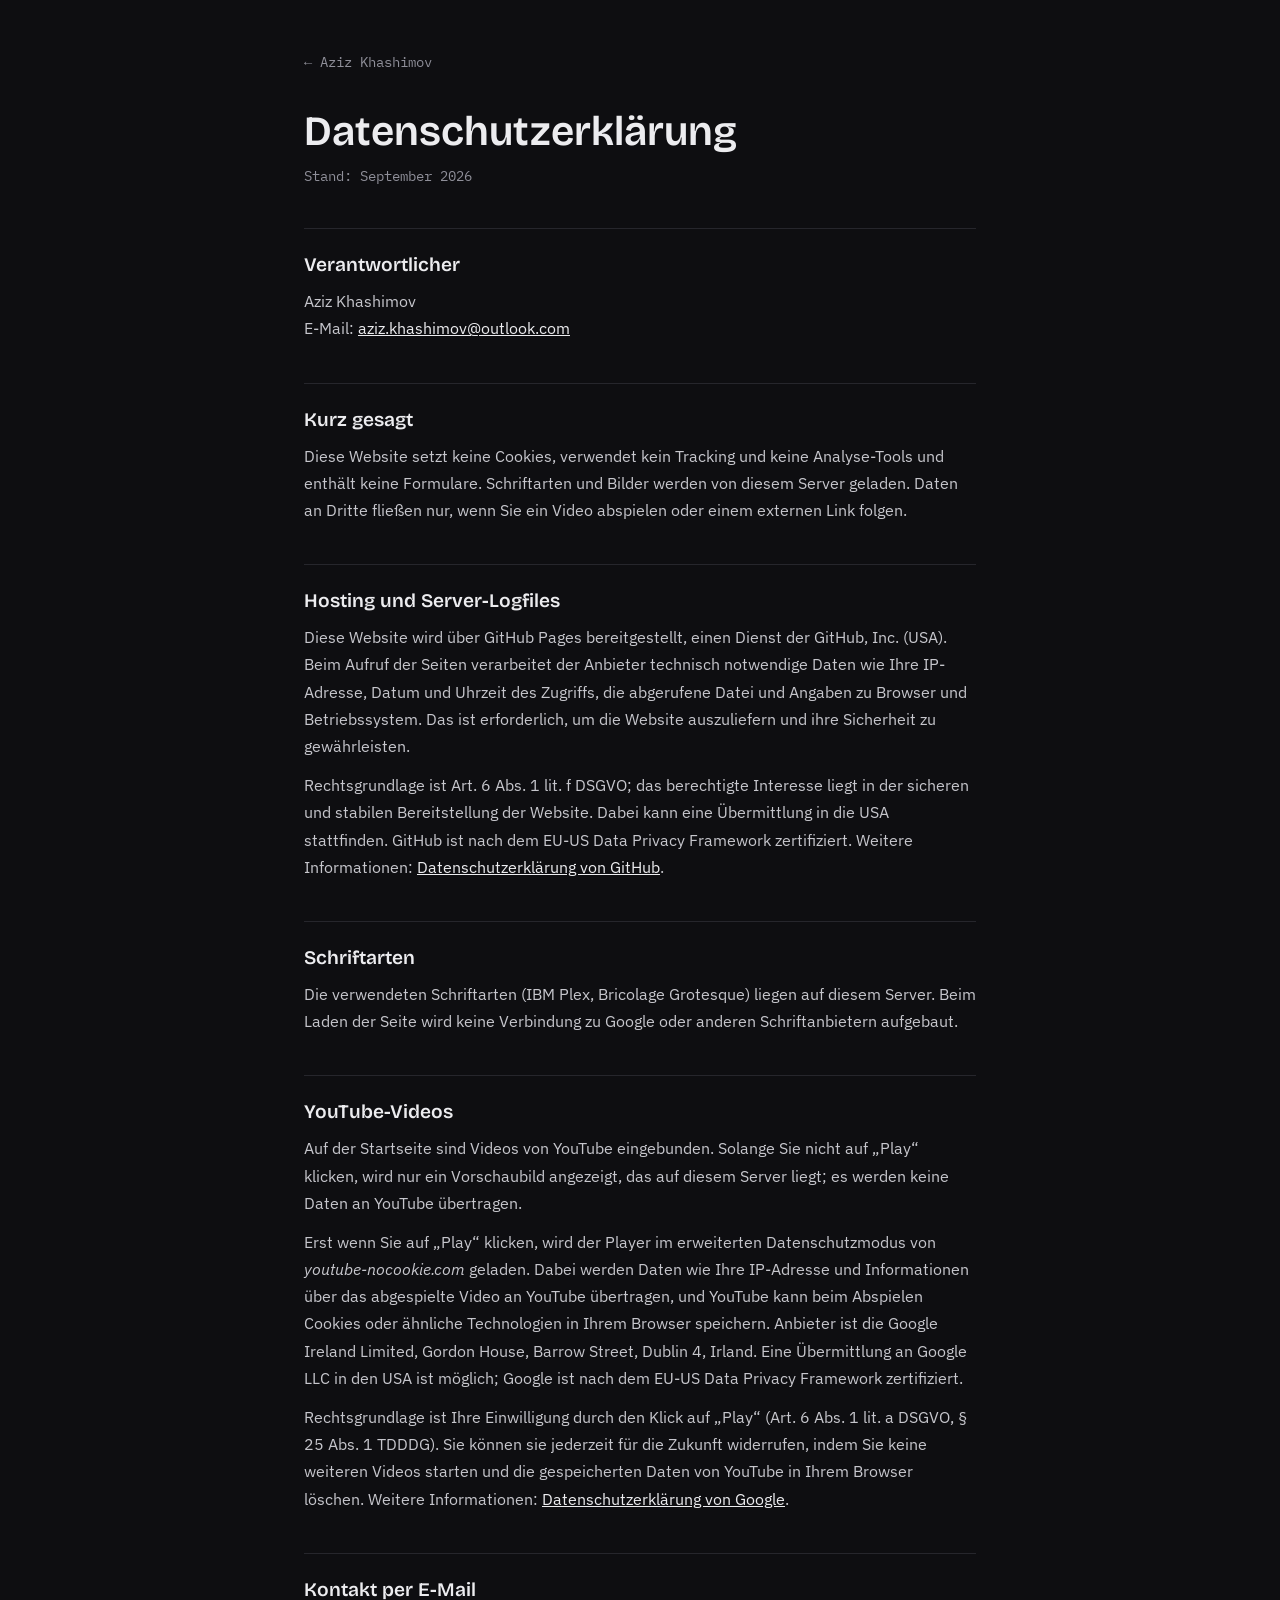
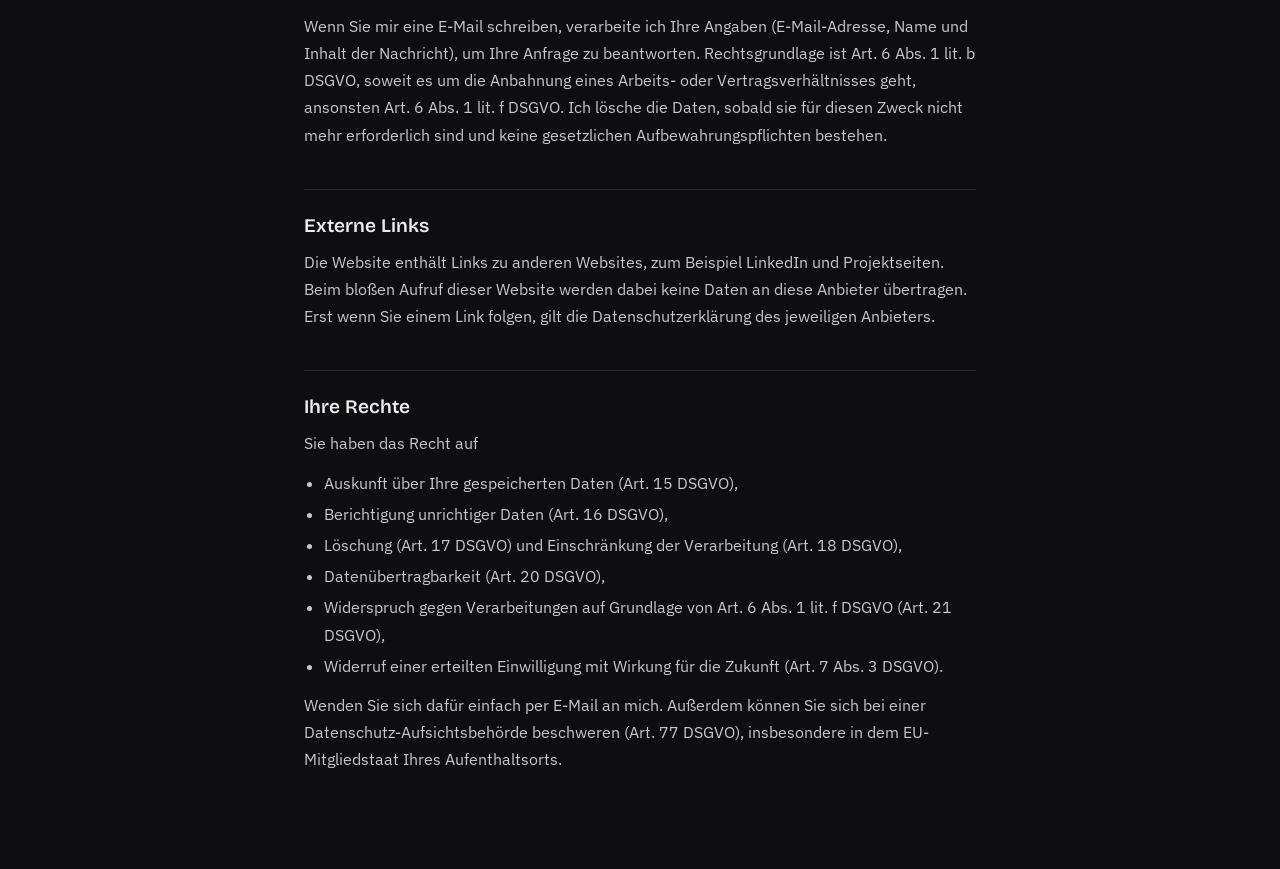
<file: datenschutz.html>
<!doctype html>
<html lang="de">
<head>
<meta charset="utf-8">
<meta name="viewport" content="width=device-width, initial-scale=1">
<title>Datenschutz – Aziz Khashimov</title>
<meta name="robots" content="noindex">
<link rel="icon" type="image/png" href="img/icon.png">
<link rel="apple-touch-icon" href="img/apple-touch-icon.png">
<link rel="stylesheet" href="fonts.css">
<style>
:root{color-scheme:dark;--bg:#0e0e11;--text:#ececef;--text-2:#c6c6cc;--muted:#8f8f99;--line:#26262c;--accent:#5fc7be}
*{box-sizing:border-box;margin:0;padding:0}
body{background:var(--bg);color:var(--text-2);font:16px/1.7 "IBM Plex Sans",system-ui,sans-serif;-webkit-font-smoothing:antialiased}
main{max-width:720px;margin:0 auto;padding:48px 24px 96px}
@media (max-width:600px){main{padding:32px 16px 64px}}
.back{font-family:"IBM Plex Mono",monospace;font-size:.85rem;color:var(--muted);text-decoration:none}
.back:hover{color:var(--accent)}
h1,h2{font-family:"Bricolage Grotesque","IBM Plex Sans",sans-serif;color:var(--text);font-weight:600;line-height:1.2}
h1{font-size:clamp(2rem,5vw,2.6rem);margin:32px 0 8px}
h2{font-size:1.2rem;margin:40px 0 12px;padding-top:24px;border-top:1px solid var(--line)}
p+p,p+ul,ul+p{margin-top:12px}
ul{padding-left:20px}
li+li{margin-top:4px}
a{color:var(--text)}
a:hover{color:var(--accent)}
.stand{font-family:"IBM Plex Mono",monospace;font-size:.85rem;color:var(--muted)}
</style>
</head>
<body>
<main>
  <a class="back" href="index.html">← Aziz Khashimov</a>
  <h1>Datenschutzerklärung</h1>
  <p class="stand">Stand: September 2026</p>

  <h2>Verantwortlicher</h2>
  <p>Aziz Khashimov<br>E-Mail: <a href="mailto:aziz.khashimov@outlook.com">aziz.khashimov@outlook.com</a></p>

  <h2>Kurz gesagt</h2>
  <p>Diese Website setzt keine Cookies, verwendet kein Tracking und keine Analyse-Tools und enthält keine Formulare. Schriftarten und Bilder werden von diesem Server geladen. Daten an Dritte fließen nur, wenn Sie ein Video abspielen oder einem externen Link folgen.</p>

  <!-- Hosting: Abschnitt für den tatsächlich genutzten Anbieter aktiv lassen, den anderen löschen. -->
  <h2>Hosting und Server-Logfiles</h2>
  <p>Diese Website wird über GitHub Pages bereitgestellt, einen Dienst der GitHub, Inc. (USA). Beim Aufruf der Seiten verarbeitet der Anbieter technisch notwendige Daten wie Ihre IP-Adresse, Datum und Uhrzeit des Zugriffs, die abgerufene Datei und Angaben zu Browser und Betriebssystem. Das ist erforderlich, um die Website auszuliefern und ihre Sicherheit zu gewährleisten.</p>
  <p>Rechtsgrundlage ist Art. 6 Abs. 1 lit. f DSGVO; das berechtigte Interesse liegt in der sicheren und stabilen Bereitstellung der Website. Dabei kann eine Übermittlung in die USA stattfinden. GitHub ist nach dem EU-US Data Privacy Framework zertifiziert. Weitere Informationen: <a href="https://docs.github.com/de/site-policy/privacy-policies/github-general-privacy-statement" target="_blank" rel="noopener">Datenschutzerklärung von GitHub</a>.</p>
  <!--
  <h2>Hosting und Server-Logfiles</h2>
  <p>Diese Website wird bei Netlify, Inc. (USA) gehostet. Beim Aufruf der Seiten verarbeitet der Anbieter technisch notwendige Daten wie Ihre IP-Adresse, Datum und Uhrzeit des Zugriffs, die abgerufene Datei und Angaben zu Browser und Betriebssystem. Das ist erforderlich, um die Website auszuliefern und ihre Sicherheit zu gewährleisten.</p>
  <p>Rechtsgrundlage ist Art. 6 Abs. 1 lit. f DSGVO; das berechtigte Interesse liegt in der sicheren und stabilen Bereitstellung der Website. Dabei kann eine Übermittlung in die USA stattfinden. Weitere Informationen, auch zur Grundlage dieser Übermittlung: <a href="https://www.netlify.com/privacy/" target="_blank" rel="noopener">Datenschutzerklärung von Netlify</a>.</p>
  -->

  <h2>Schriftarten</h2>
  <p>Die verwendeten Schriftarten (IBM Plex, Bricolage Grotesque) liegen auf diesem Server. Beim Laden der Seite wird keine Verbindung zu Google oder anderen Schriftanbietern aufgebaut.</p>

  <h2 id="youtube">YouTube-Videos</h2>
  <p>Auf der Startseite sind Videos von YouTube eingebunden. Solange Sie nicht auf „Play“ klicken, wird nur ein Vorschaubild angezeigt, das auf diesem Server liegt; es werden keine Daten an YouTube übertragen.</p>
  <p>Erst wenn Sie auf „Play“ klicken, wird der Player im erweiterten Datenschutzmodus von <em>youtube-nocookie.com</em> geladen. Dabei werden Daten wie Ihre IP-Adresse und Informationen über das abgespielte Video an YouTube übertragen, und YouTube kann beim Abspielen Cookies oder ähnliche Technologien in Ihrem Browser speichern. Anbieter ist die Google Ireland Limited, Gordon House, Barrow Street, Dublin 4, Irland. Eine Übermittlung an Google LLC in den USA ist möglich; Google ist nach dem EU-US Data Privacy Framework zertifiziert.</p>
  <p>Rechtsgrundlage ist Ihre Einwilligung durch den Klick auf „Play“ (Art. 6 Abs. 1 lit. a DSGVO, § 25 Abs. 1 TDDDG). Sie können sie jederzeit für die Zukunft widerrufen, indem Sie keine weiteren Videos starten und die gespeicherten Daten von YouTube in Ihrem Browser löschen. Weitere Informationen: <a href="https://policies.google.com/privacy?hl=de" target="_blank" rel="noopener">Datenschutzerklärung von Google</a>.</p>

  <h2>Kontakt per E-Mail</h2>
  <p>Wenn Sie mir eine E-Mail schreiben, verarbeite ich Ihre Angaben (E-Mail-Adresse, Name und Inhalt der Nachricht), um Ihre Anfrage zu beantworten. Rechtsgrundlage ist Art. 6 Abs. 1 lit. b DSGVO, soweit es um die Anbahnung eines Arbeits- oder Vertragsverhältnisses geht, ansonsten Art. 6 Abs. 1 lit. f DSGVO. Ich lösche die Daten, sobald sie für diesen Zweck nicht mehr erforderlich sind und keine gesetzlichen Aufbewahrungspflichten bestehen.</p>

  <h2>Externe Links</h2>
  <p>Die Website enthält Links zu anderen Websites, zum Beispiel LinkedIn und Projektseiten. Beim bloßen Aufruf dieser Website werden dabei keine Daten an diese Anbieter übertragen. Erst wenn Sie einem Link folgen, gilt die Datenschutzerklärung des jeweiligen Anbieters.</p>

  <h2>Ihre Rechte</h2>
  <p>Sie haben das Recht auf</p>
  <ul>
    <li>Auskunft über Ihre gespeicherten Daten (Art. 15 DSGVO),</li>
    <li>Berichtigung unrichtiger Daten (Art. 16 DSGVO),</li>
    <li>Löschung (Art. 17 DSGVO) und Einschränkung der Verarbeitung (Art. 18 DSGVO),</li>
    <li>Datenübertragbarkeit (Art. 20 DSGVO),</li>
    <li>Widerspruch gegen Verarbeitungen auf Grundlage von Art. 6 Abs. 1 lit. f DSGVO (Art. 21 DSGVO),</li>
    <li>Widerruf einer erteilten Einwilligung mit Wirkung für die Zukunft (Art. 7 Abs. 3 DSGVO).</li>
  </ul>
  <p>Wenden Sie sich dafür einfach per E-Mail an mich. Außerdem können Sie sich bei einer Datenschutz-Aufsichtsbehörde beschweren (Art. 77 DSGVO), insbesondere in dem EU-Mitgliedstaat Ihres Aufenthaltsorts.</p>
</main>
</body>
</html>
</file>
<file: fonts.css>
/* self-hosted fonts (latin subset, SIL Open Font License, see fonts/*-OFL.txt); no requests to Google */
@font-face{font-family:"Bricolage Grotesque";font-style:normal;font-weight:500 700;font-display:swap;src:url(fonts/bricolage-grotesque.woff2) format("woff2")}
@font-face{font-family:"IBM Plex Sans";font-style:normal;font-weight:400 600;font-display:swap;src:url(fonts/ibm-plex-sans.woff2) format("woff2")}
@font-face{font-family:"IBM Plex Sans";font-style:italic;font-weight:400;font-display:swap;src:url(fonts/ibm-plex-sans-italic.woff2) format("woff2")}
@font-face{font-family:"IBM Plex Mono";font-style:normal;font-weight:400;font-display:swap;src:url(fonts/ibm-plex-mono-400.woff2) format("woff2")}
</file>
